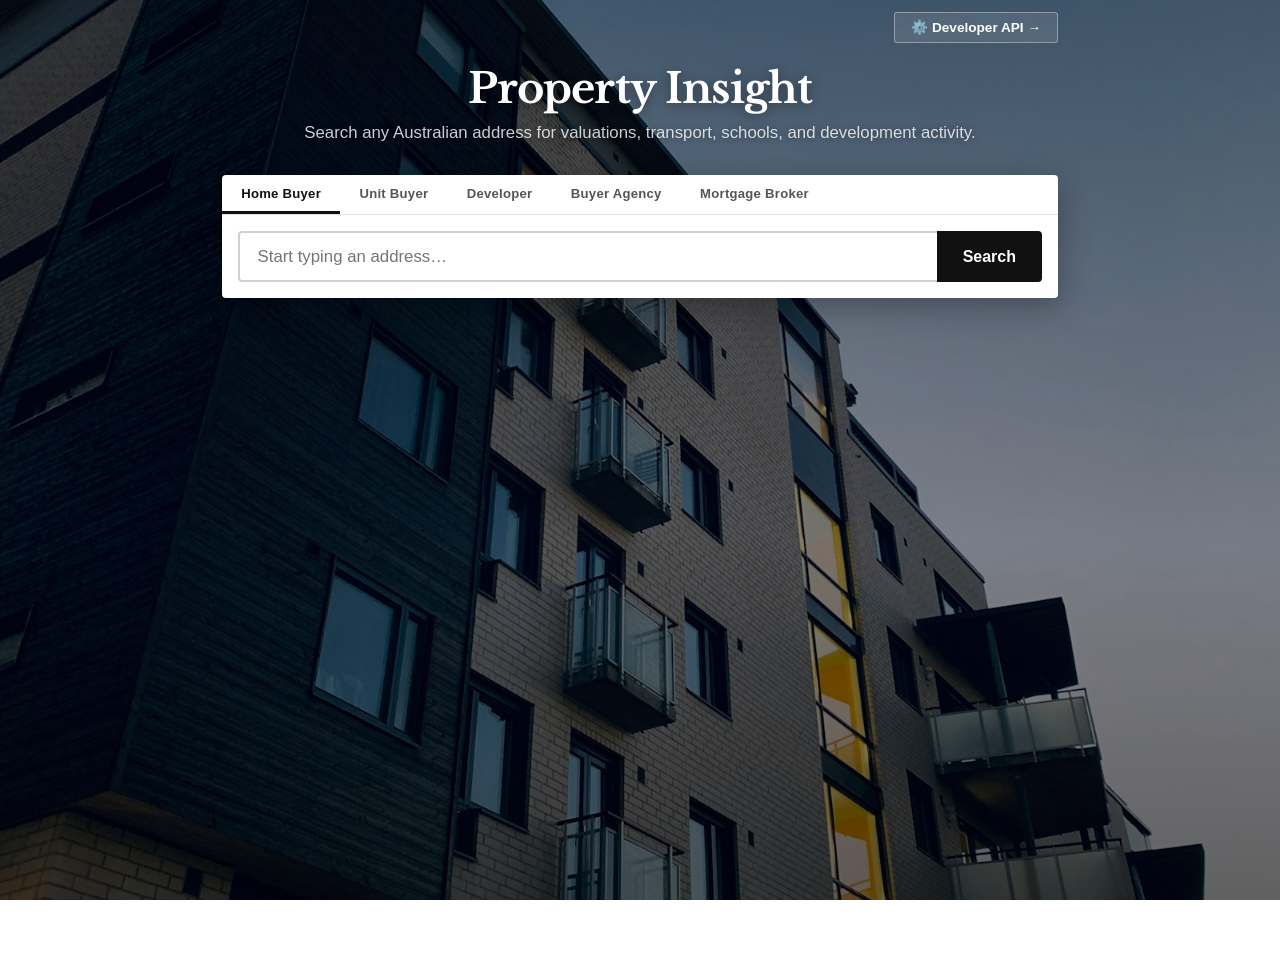
<file: templates/index.html>
<!DOCTYPE html>
<html lang="en">
<head>
  <meta charset="UTF-8"/>
  <meta name="viewport" content="width=device-width, initial-scale=1.0"/>
  <title>Property Insight</title>
  <link rel="stylesheet" href="/static/css/style.css"/>
</head>
<body>
  <!-- Hero -->
  <div class="hero hero--full">
    <div class="hero__overlay"></div>
    <div class="hero__inner">

      <div class="hero__topbar">
        <span class="hero__brand"></span>
        <a href="/developers" class="hero__api-link">⚙️ Developer API &rarr;</a>
      </div>

      <div class="hero__center">
        <h1 class="hero__title">Property Insight</h1>
        <p class="hero__sub">Search any Australian address for valuations, transport, schools, and development activity.</p>

        <div class="hero__search-box">
          <!-- User-type tabs -->
          <div class="user-tabs">
            <button class="user-tab active" data-user="home-buyer">Home Buyer</button>
            <button class="user-tab" data-user="unit-buyer">Unit Buyer</button>
            <button class="user-tab" data-user="developer">Developer</button>
            <button class="user-tab" data-user="buyer-agency">Buyer Agency</button>
            <button class="user-tab" data-user="mortgage-broker">Mortgage Broker</button>
          </div>
          <!-- Search -->
          <div class="hero__search-wrap">
            <div class="hero__input-row">
              <input id="searchInput" type="text" placeholder="Start typing an address…" autocomplete="off"/>
              <button id="searchBtn" class="hero__search-btn">Search</button>
            </div>
            <ul id="suggestionList" class="suggestions" hidden></ul>
          </div>
        </div>
      </div>

    </div>
  </div>

  <main class="main-content">
    <section id="results" hidden>
      <div id="addressHeader" class="address-header"></div>

      <div class="tabs">
        <button class="tab-btn" data-tab="property">🏡 Property</button>
        <button class="tab-btn" data-tab="ai">🤖 Market Insights</button>
        <button class="tab-btn" data-tab="salesdata">💰 Sales Data</button>
        <button class="tab-btn" data-tab="transport">🚌 Transport</button>
        <button class="tab-btn" data-tab="schools">🏫 Schools</button>
        <button class="tab-btn" data-tab="shopping">🛍️ Shopping</button>
        <button class="tab-btn" data-tab="gyms">🏋️ Gyms</button>
        <button class="tab-btn" data-tab="nbn">📡 NBN</button>
        <button class="tab-btn" data-tab="da">🏗️ Development</button>
        <button class="tab-btn" data-tab="zoning">🗺️ Zoning</button>
        <button class="tab-btn" data-tab="title">📄 Title Search</button>
        <button class="tab-btn" data-tab="strata">🏢 Strata</button>
        <button class="tab-btn" data-tab="bushfire">🔥 Bushfire</button>
        <button class="tab-btn" data-tab="flood">🌊 Flood</button>
        <button class="tab-btn" data-tab="water">💧 Sydney Water</button>
        <button class="tab-btn" data-tab="pool">🏊 Pool</button>
        <button class="tab-btn" data-tab="bond">🏠 Rental Bond</button>
        <button class="tab-btn" data-tab="rent">🔑 Rent</button>
        <button class="tab-btn" data-tab="catchment">🎓 School Catchment</button>
        <button class="tab-btn" data-tab="demographic">👥 Demographics</button>
      </div>

      <div id="property" class="tab-panel">
        <div id="propertyContent"><p class="loading">Loading…</p></div>
      </div>

      <div id="ai" class="tab-panel">
        <div id="aiContent"><p class="loading">Loading…</p></div>
      </div>

      <div id="salesdata" class="tab-panel">
        <div class="radius-row">
          <label>From: <input type="date" id="salesDateFrom" style="padding:.35rem .5rem;font-size:.9rem;border:1px solid #cbd5e0;border-radius:6px;margin-left:.3rem;"/></label>
          <label style="margin-left:.75rem">To: <input type="date" id="salesDateTo" style="padding:.35rem .5rem;font-size:.9rem;border:1px solid #cbd5e0;border-radius:6px;margin-left:.3rem;"/></label>
          <button onclick="loadSalesData()">Refresh</button>
        </div>
        <div id="salesdataContent"><p class="loading">Loading…</p></div>
      </div>

      <div id="transport" class="tab-panel">
        <div class="radius-row">
          <label>Radius: <strong id="transportRadiusLabel">1000</strong> m</label>
          <input id="transportRadius" type="range" min="100" max="5000" step="100" value="1000"/>
          <button onclick="loadTransport()">Refresh</button>
        </div>
        <div class="filter-row">
          <span class="filter-label">Types:</span>
          <label><input type="checkbox" class="transport-type" value="train" checked> Train</label>
          <label><input type="checkbox" class="transport-type" value="metro" checked> Metro</label>
          <label><input type="checkbox" class="transport-type" value="light_rail" checked> Light rail</label>
          <label><input type="checkbox" class="transport-type" value="bus" checked> Bus</label>
          <label><input type="checkbox" class="transport-type" value="coach" checked> Coach</label>
          <label><input type="checkbox" class="transport-type" value="ferry" checked> Ferry</label>
          <label><input type="checkbox" class="transport-type" value="school_bus"> School bus</label>
        </div>
        <div id="transportContent"><p class="loading">Loading…</p></div>
      </div>

      <div id="schools" class="tab-panel">
        <div class="radius-row">
          <label>Radius: <strong id="schoolsRadiusLabel">2000</strong> m</label>
          <input id="schoolsRadius" type="range" min="100" max="10000" step="100" value="2000"/>
          <button onclick="loadSchools()">Refresh</button>
        </div>
        <div class="filter-row">
          <span class="filter-label">Types:</span>
          <label><input type="checkbox" class="school-type" value="Primary" checked> Primary</label>
          <label><input type="checkbox" class="school-type" value="Secondary" checked> Secondary</label>
          <label><input type="checkbox" class="school-type" value="Combined" checked> Combined</label>
        </div>
        <div id="schoolsContent"><p class="loading">Loading…</p></div>
      </div>

      <div id="shopping" class="tab-panel">
        <div class="radius-row">
          <label>Radius: <strong id="shoppingRadiusLabel">2000</strong> m</label>
          <input id="shoppingRadius" type="range" min="100" max="10000" step="100" value="2000"/>
          <button onclick="loadShopping()">Refresh</button>
        </div>
        <div class="filter-row">
          <span class="filter-label">Types:</span>
          <label><input type="checkbox" class="shopping-type" value="shopping_centre" checked> Shopping centre</label>
          <label><input type="checkbox" class="shopping-type" value="supermarket" checked> Supermarket</label>
          <label><input type="checkbox" class="shopping-type" value="department_store" checked> Department store</label>
        </div>
        <div id="shoppingContent"><p class="loading">Loading…</p></div>
      </div>

      <div id="gyms" class="tab-panel">
        <div class="radius-row">
          <label>Radius: <strong id="gymsRadiusLabel">2000</strong> m</label>
          <input id="gymsRadius" type="range" min="100" max="10000" step="100" value="2000"/>
          <button onclick="loadGyms()">Refresh</button>
        </div>
        <div class="filter-row">
          <span class="filter-label">Types:</span>
          <label><input type="checkbox" class="gym-type" value="gym" checked> Gym</label>
          <label><input type="checkbox" class="gym-type" value="sports_centre" checked> Sports centre</label>
        </div>
        <div id="gymsContent"><p class="loading">Loading…</p></div>
      </div>

      <div id="nbn" class="tab-panel">
        <div id="nbnContent"><p class="loading">Loading…</p></div>
      </div>

      <div id="title" class="tab-panel">
        <div id="titleContent"><p class="loading">Loading…</p></div>
      </div>

      <div id="bushfire" class="tab-panel">
        <div id="bushfireContent"><p class="loading">Loading…</p></div>
      </div>

      <div id="flood" class="tab-panel">
        <div id="floodContent"><p class="loading">Loading…</p></div>
      </div>

      <div id="pool" class="tab-panel">
        <div id="poolContent"><p class="loading">Loading…</p></div>
      </div>

      <div id="rent" class="tab-panel">
        <div id="rentContent"><p class="loading">Loading…</p></div>
      </div>

      <div id="bond" class="tab-panel">
        <div id="bondContent"><p class="loading">Loading…</p></div>
      </div>

      <div id="da" class="tab-panel">
        <div id="daContent"><p class="loading">Loading…</p></div>
      </div>

      <div id="zoning" class="tab-panel">
        <div id="zoningContent"><p class="loading">Loading…</p></div>
      </div>

      <div id="strata" class="tab-panel">
        <div id="strataContent"><p class="loading">Loading…</p></div>
      </div>

      <div id="water" class="tab-panel">
        <div id="waterContent"><p class="loading">Loading…</p></div>
      </div>

      <div id="catchment" class="tab-panel">
        <div id="catchmentContent"><p class="loading">Loading…</p></div>
      </div>

      <div id="demographic" class="tab-panel">
        <div id="demographicContent"><p class="loading">Loading…</p></div>
      </div>
    </section>
  </main>

  <script src="/static/js/app.js"></script>
</body>
</html>
</file>
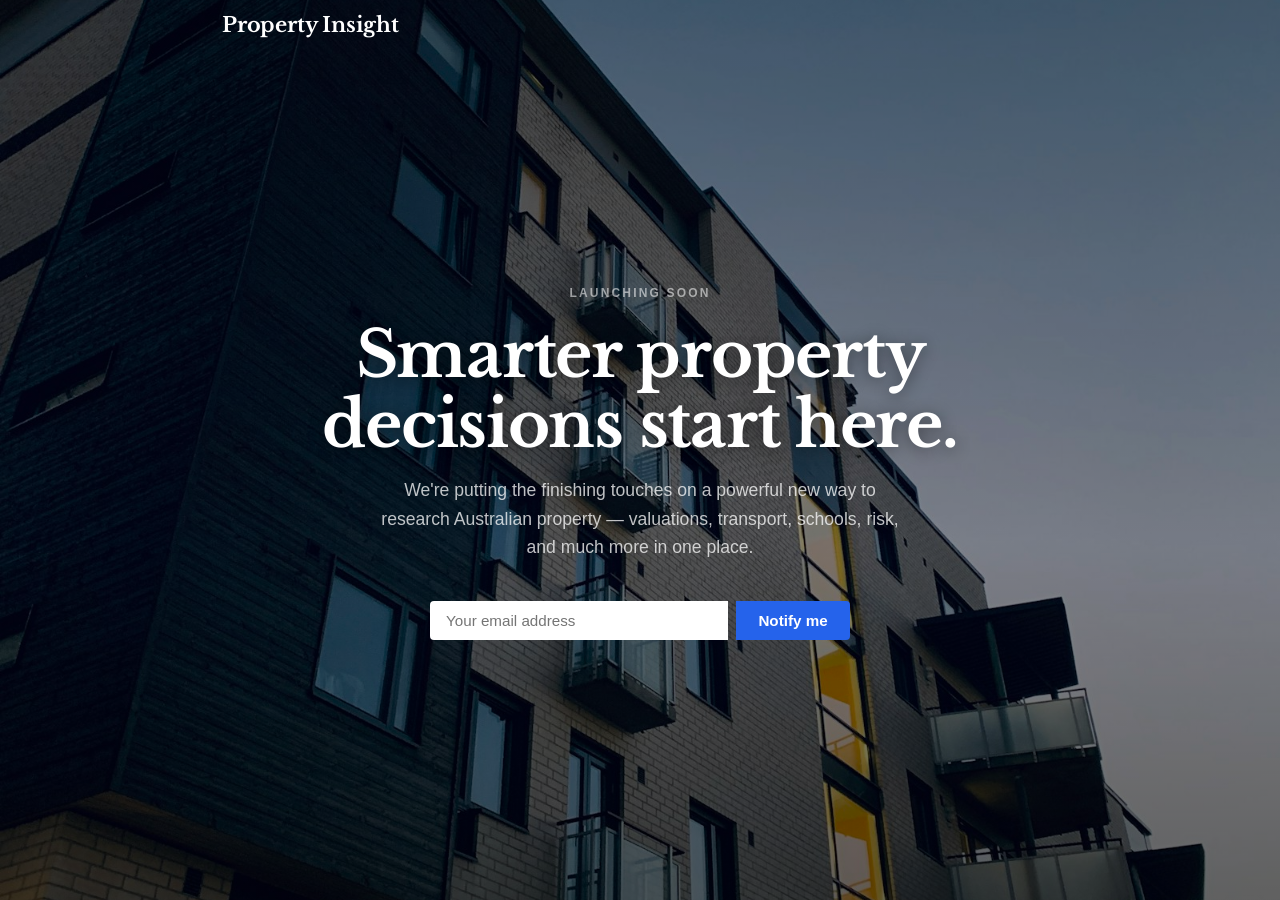
<file: templates/coming-soon.html>
<!DOCTYPE html>
<html lang="en">
<head>
  <meta charset="UTF-8"/>
  <meta name="viewport" content="width=device-width, initial-scale=1.0"/>
  <title>Property Insight — Coming Soon</title>
  <link rel="stylesheet" href="/static/css/style.css"/>
  <style>
    .coming-soon__wrap {
      flex: 1;
      display: flex;
      flex-direction: column;
      align-items: center;
      justify-content: center;
      text-align: center;
      padding: 2rem;
    }
    .coming-soon__eyebrow {
      font-size: .75rem;
      font-weight: 700;
      letter-spacing: .18em;
      text-transform: uppercase;
      color: rgba(255,255,255,.55);
      margin-bottom: 1.25rem;
    }
    .coming-soon__title {
      font-family: "Libre Baskerville", Georgia, "Times New Roman", serif;
      font-size: clamp(2.4rem, 6vw, 4rem);
      font-weight: 700;
      color: #fff;
      letter-spacing: -.02em;
      text-shadow: 0 2px 16px rgba(0,0,0,.45);
      margin-bottom: 1rem;
      line-height: 1.1;
    }
    .coming-soon__sub {
      color: rgba(255,255,255,.75);
      font-size: 1.1rem;
      max-width: 520px;
      line-height: 1.6;
      margin-bottom: 2.5rem;
    }
    .coming-soon__notify {
      display: flex;
      gap: .5rem;
      max-width: 420px;
      width: 100%;
    }
    .coming-soon__notify input {
      flex: 1;
      padding: .7rem 1rem;
      font-size: .95rem;
      border: none;
      border-radius: 4px 0 0 4px;
      outline: none;
    }
    .coming-soon__notify button {
      padding: .7rem 1.4rem;
      font-size: .95rem;
      font-weight: 600;
      background: #2563eb;
      color: #fff;
      border: none;
      border-radius: 0 4px 4px 0;
      cursor: pointer;
      transition: background .15s;
    }
    .coming-soon__notify button:hover { background: #1d4ed8; }
    .coming-soon__thanks {
      display: none;
      color: rgba(255,255,255,.85);
      font-size: .95rem;
      margin-top: .75rem;
    }
  </style>
</head>
<body>
  <div class="hero hero--full">
    <div class="hero__overlay"></div>
    <div class="hero__inner">

      <div class="hero__topbar">
        <span class="hero__brand">Property Insight</span>
      </div>

      <div class="coming-soon__wrap">
        <p class="coming-soon__eyebrow">Launching soon</p>
        <h1 class="coming-soon__title">Smarter property<br>decisions start here.</h1>
        <p class="coming-soon__sub">
          We're putting the finishing touches on a powerful new way to research Australian
          property — valuations, transport, schools, risk, and much more in one place.
        </p>
        <div class="coming-soon__notify">
          <input type="email" id="notifyEmail" placeholder="Your email address"/>
          <button onclick="submitNotify()">Notify me</button>
        </div>
        <p class="coming-soon__thanks" id="notifyThanks">Thanks — we'll be in touch!</p>
      </div>

    </div>
  </div>

  <script>
    function submitNotify() {
      const email = document.getElementById('notifyEmail').value.trim();
      if (!email || !email.includes('@')) return;
      document.querySelector('.coming-soon__notify').style.display = 'none';
      document.getElementById('notifyThanks').style.display = 'block';
    }
  </script>
</body>
</html>
</file>
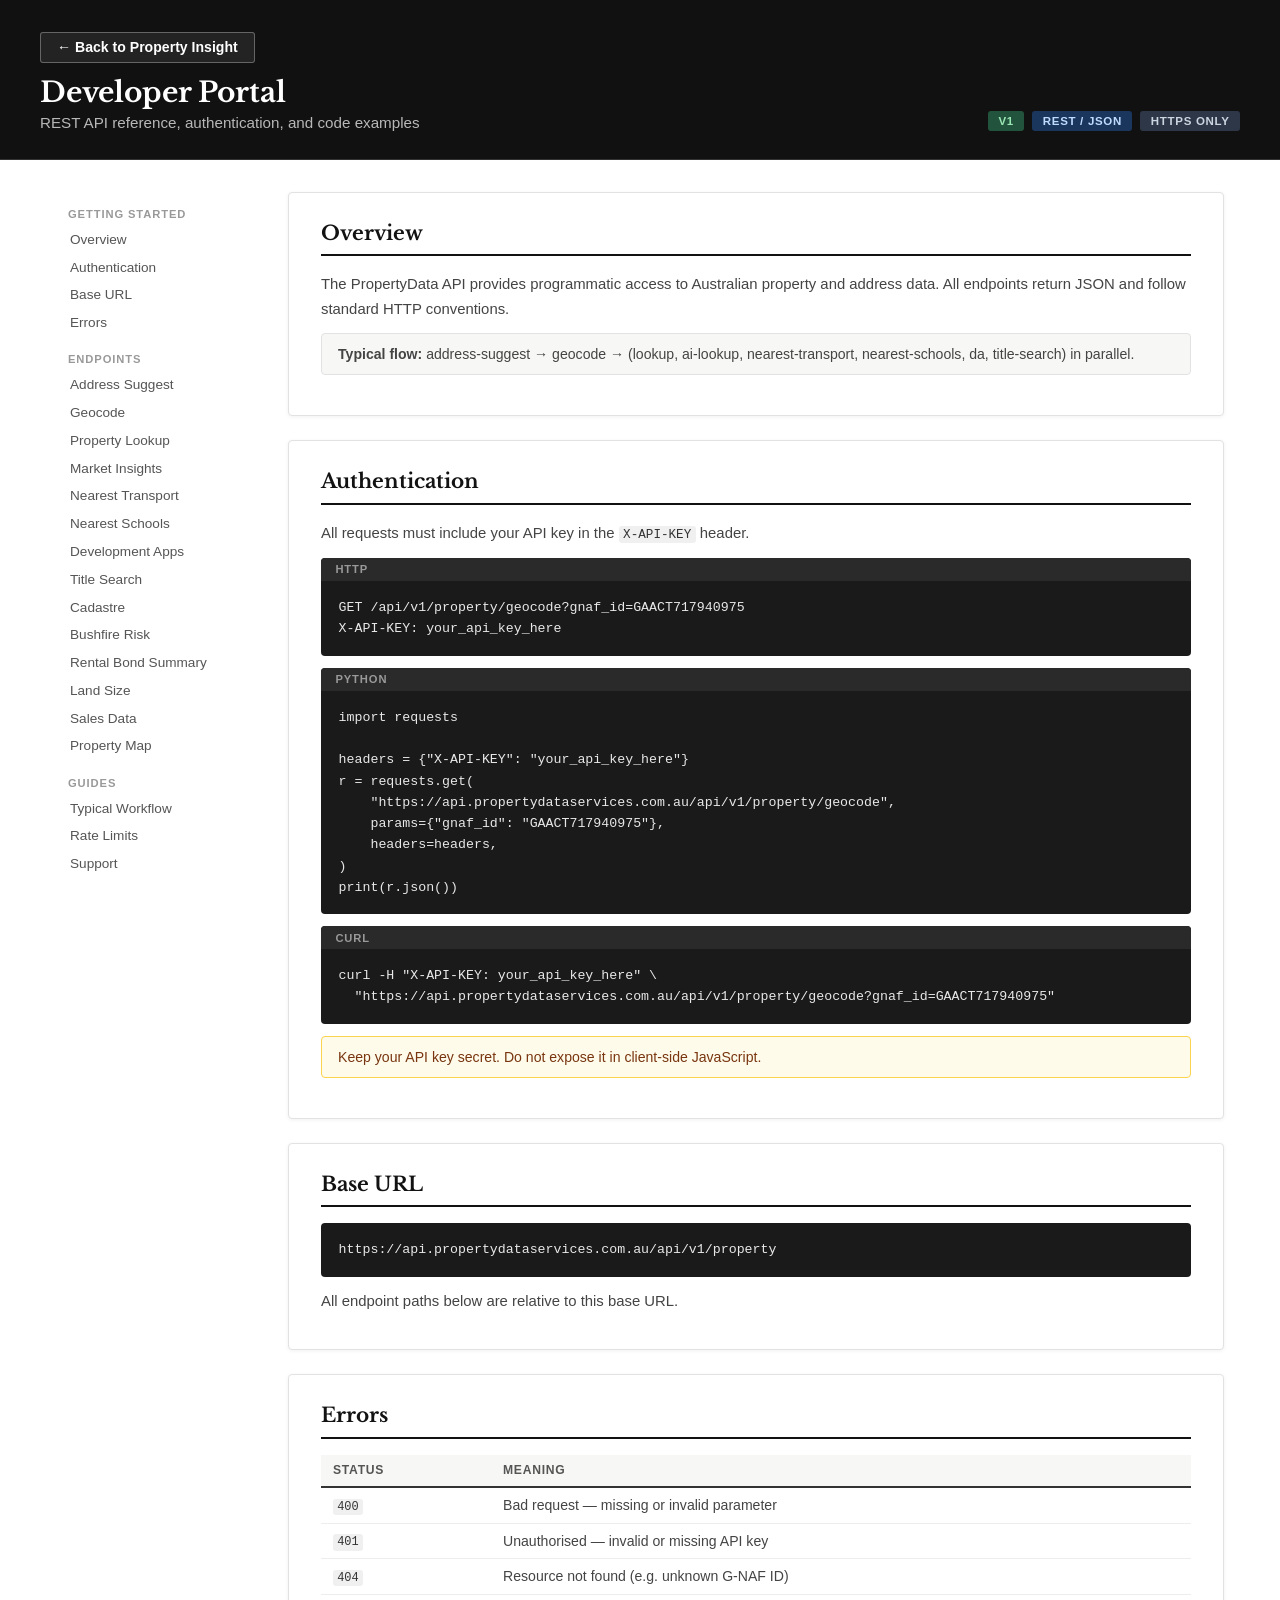
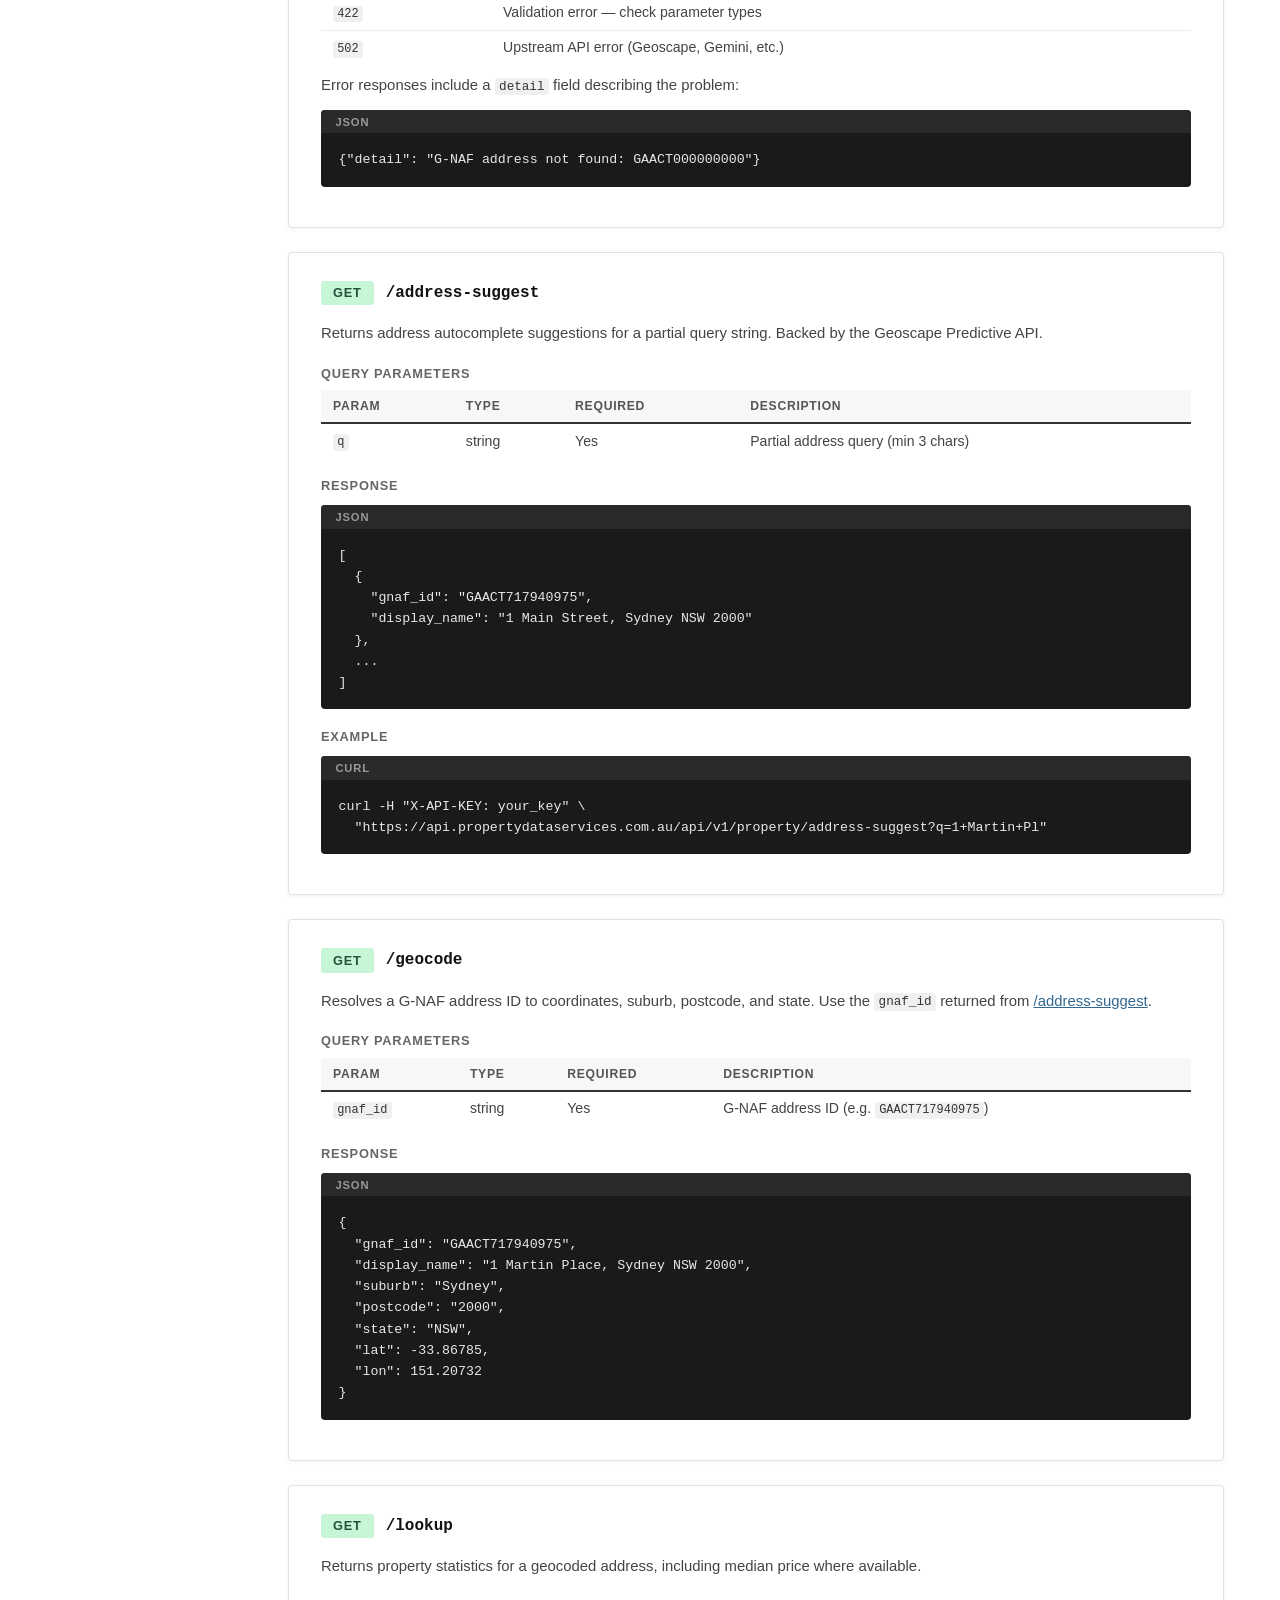
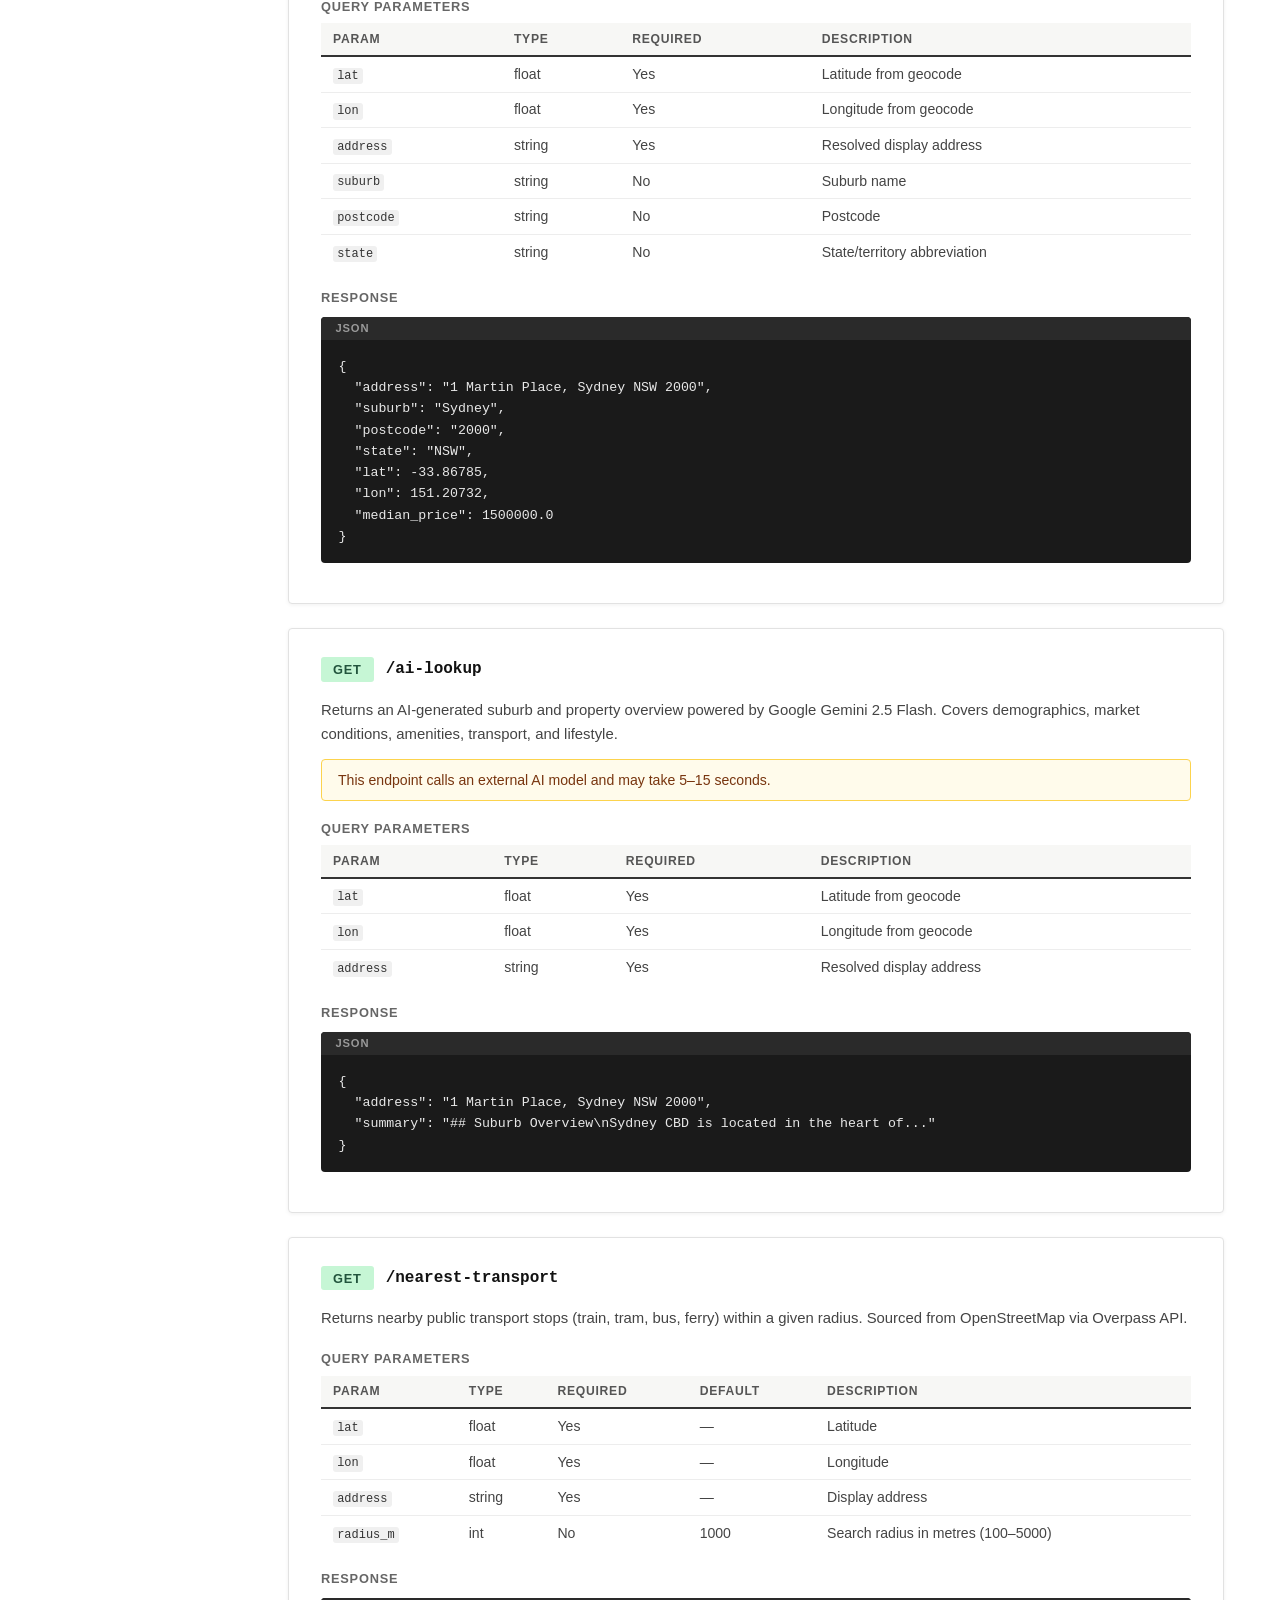
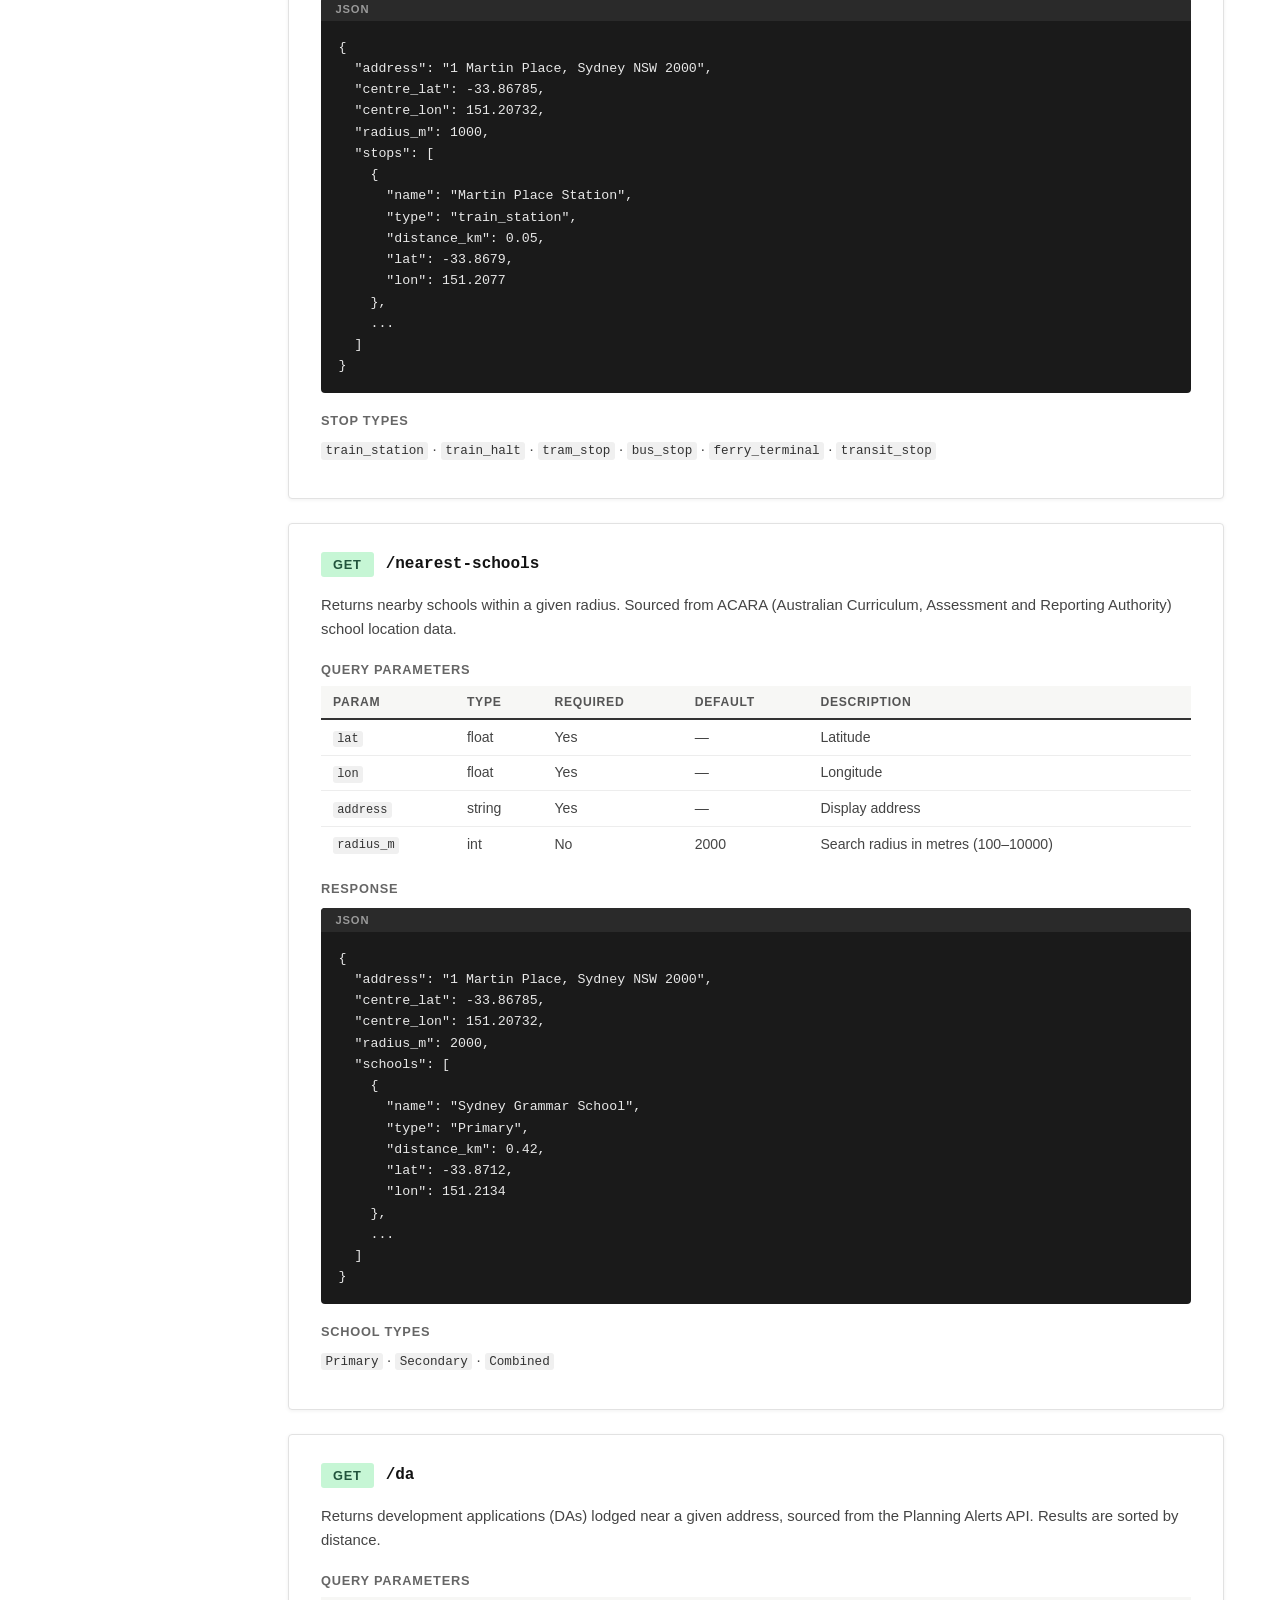
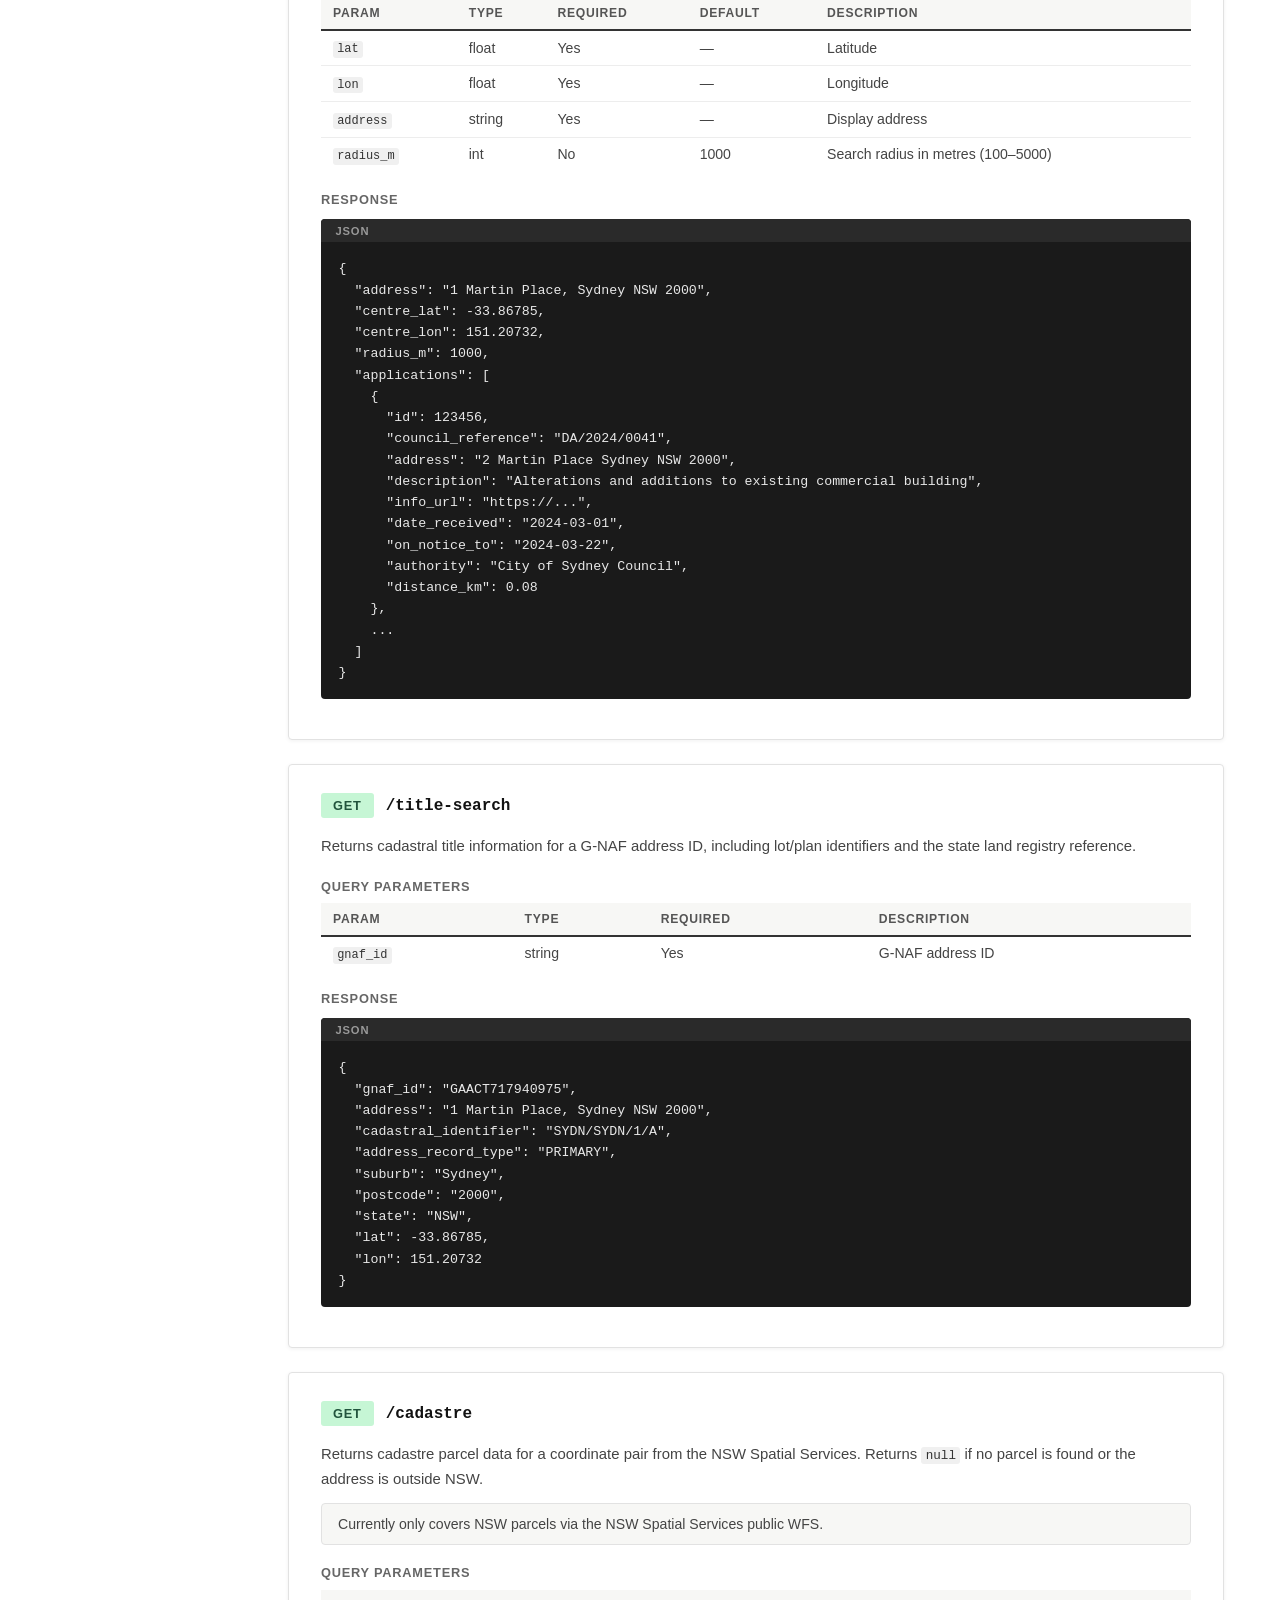
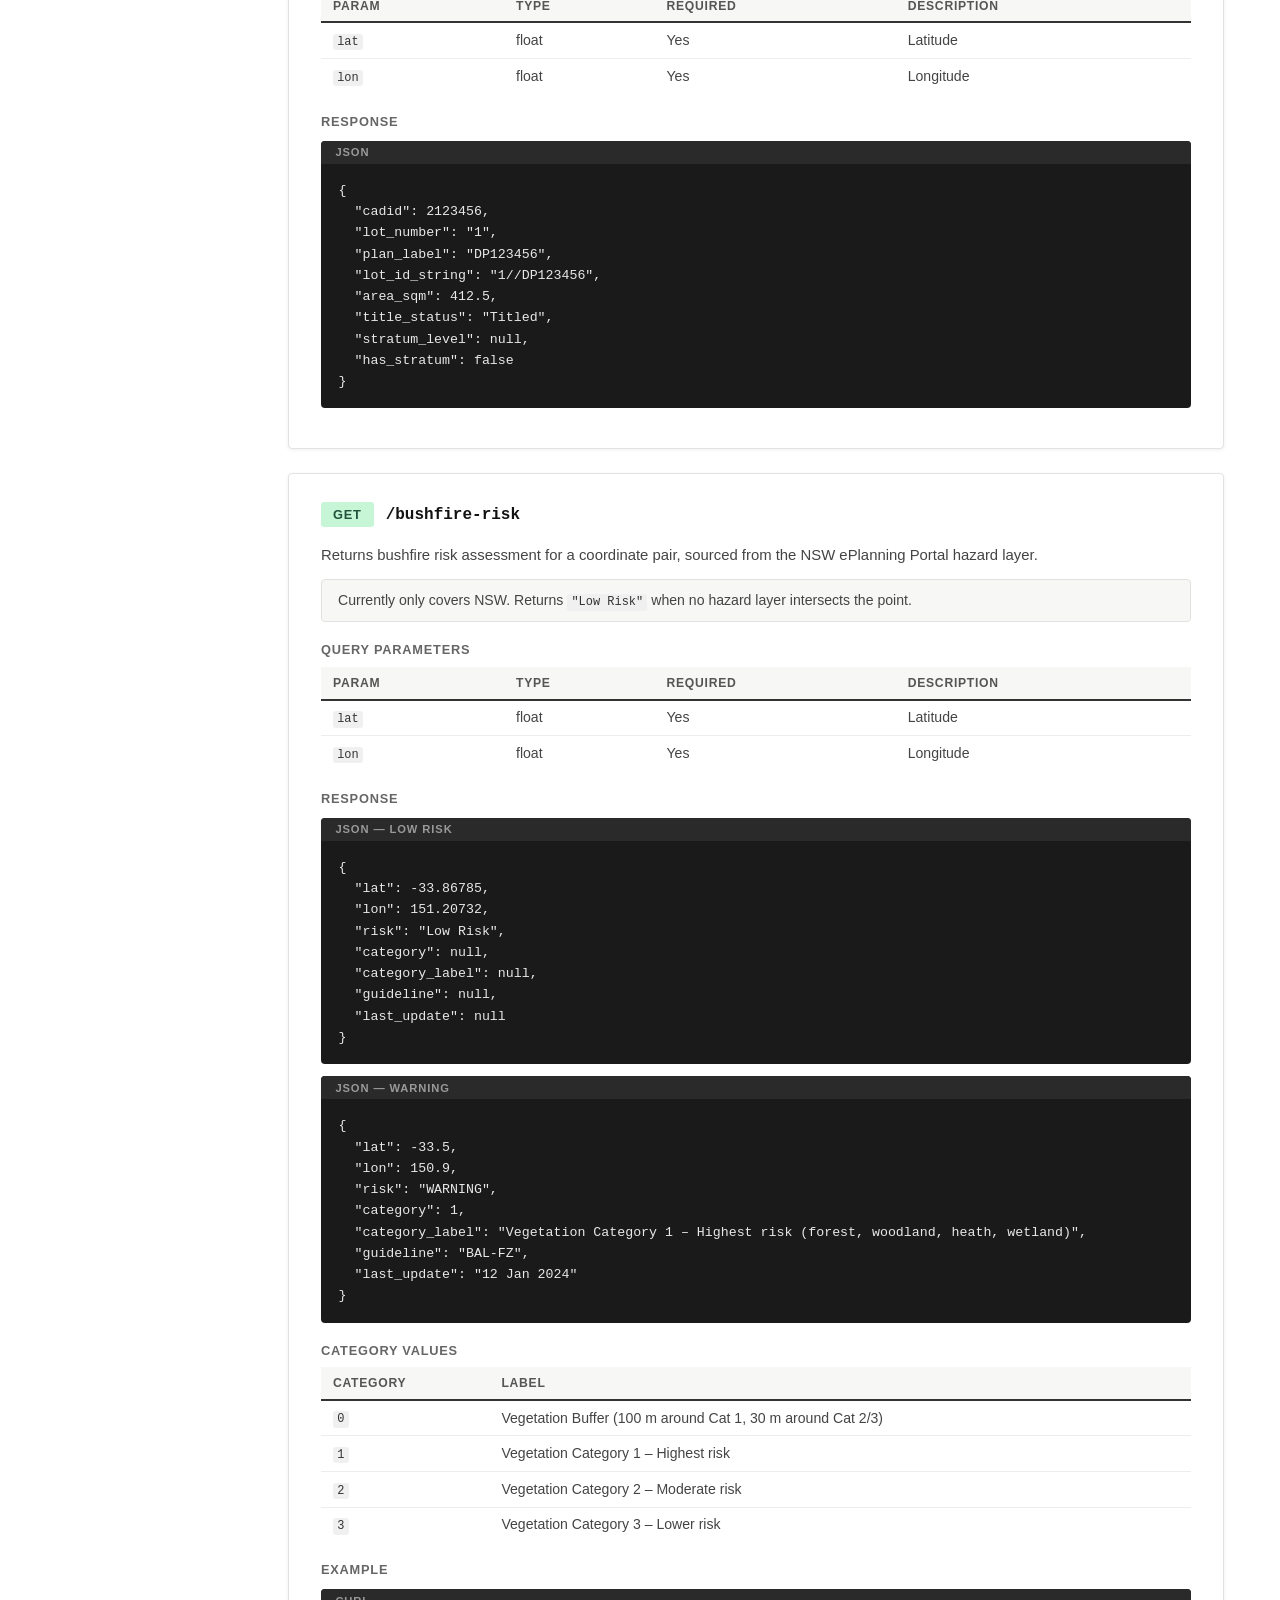
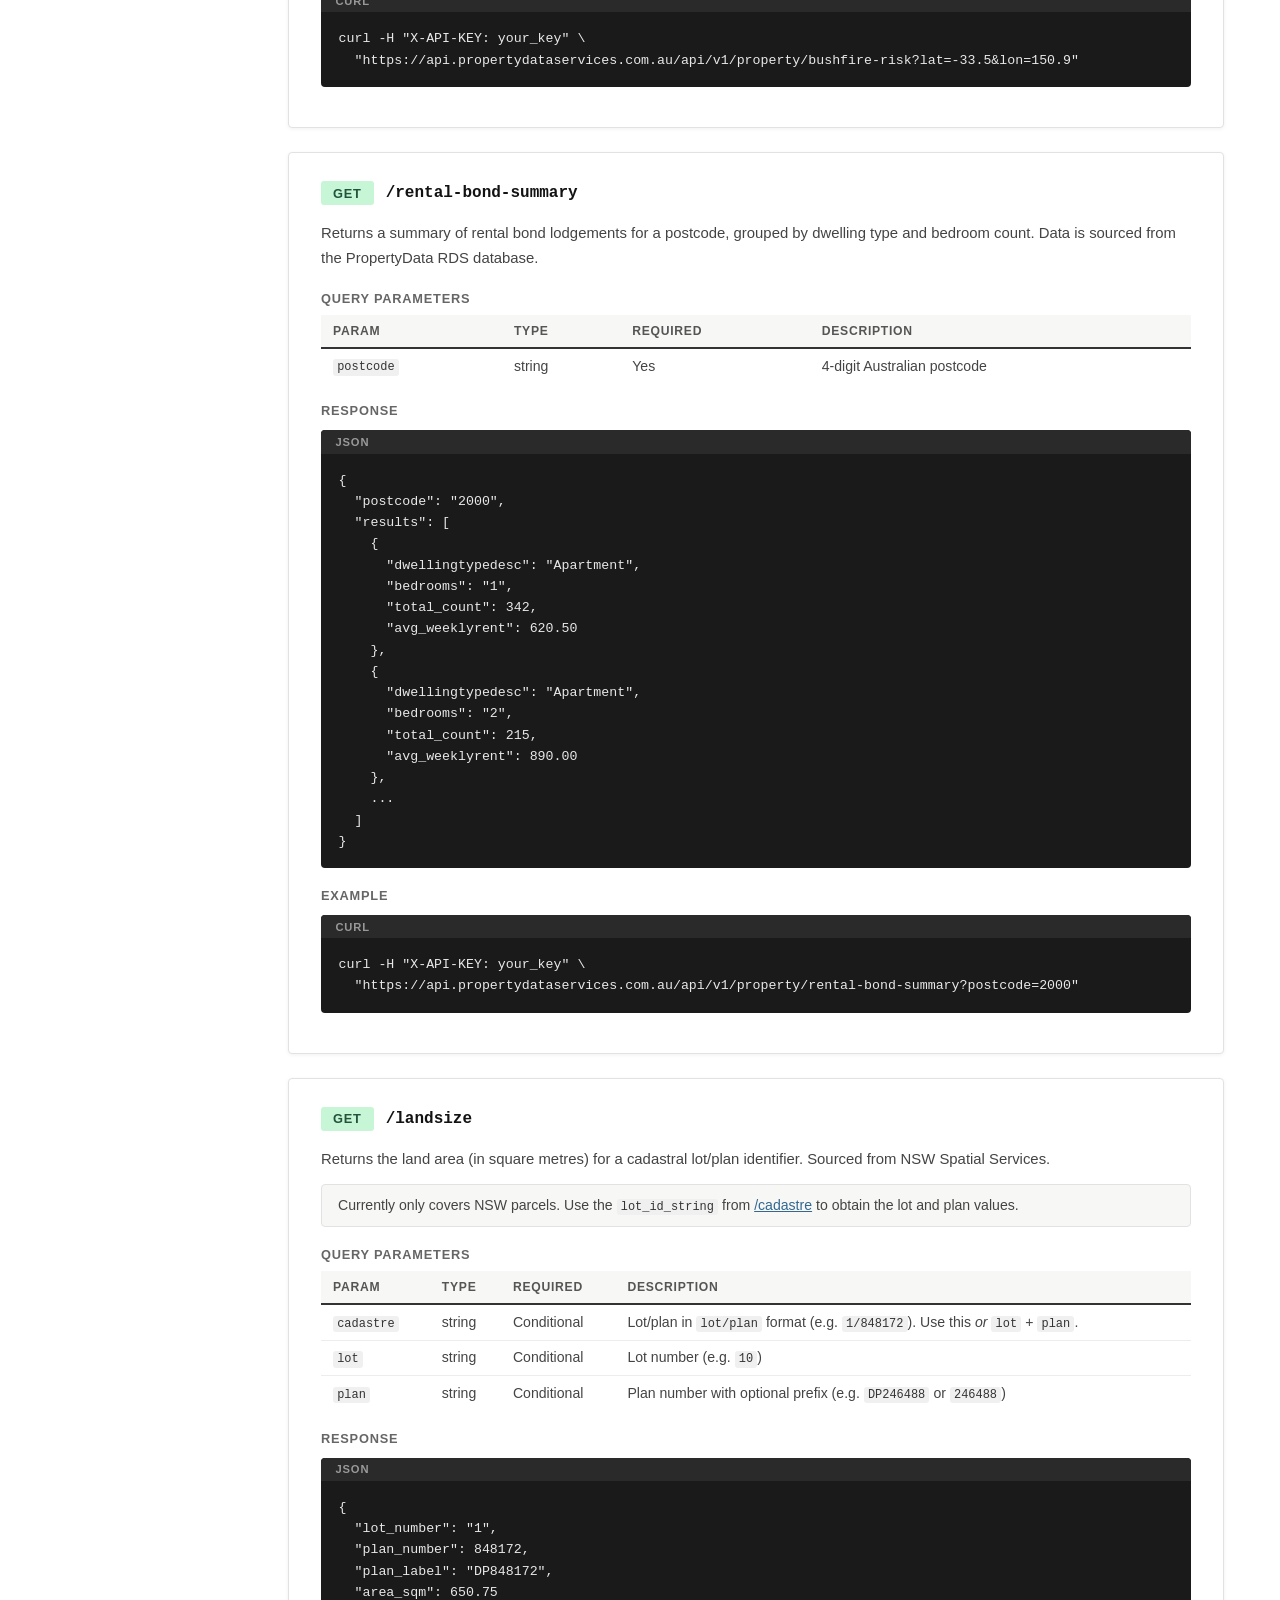
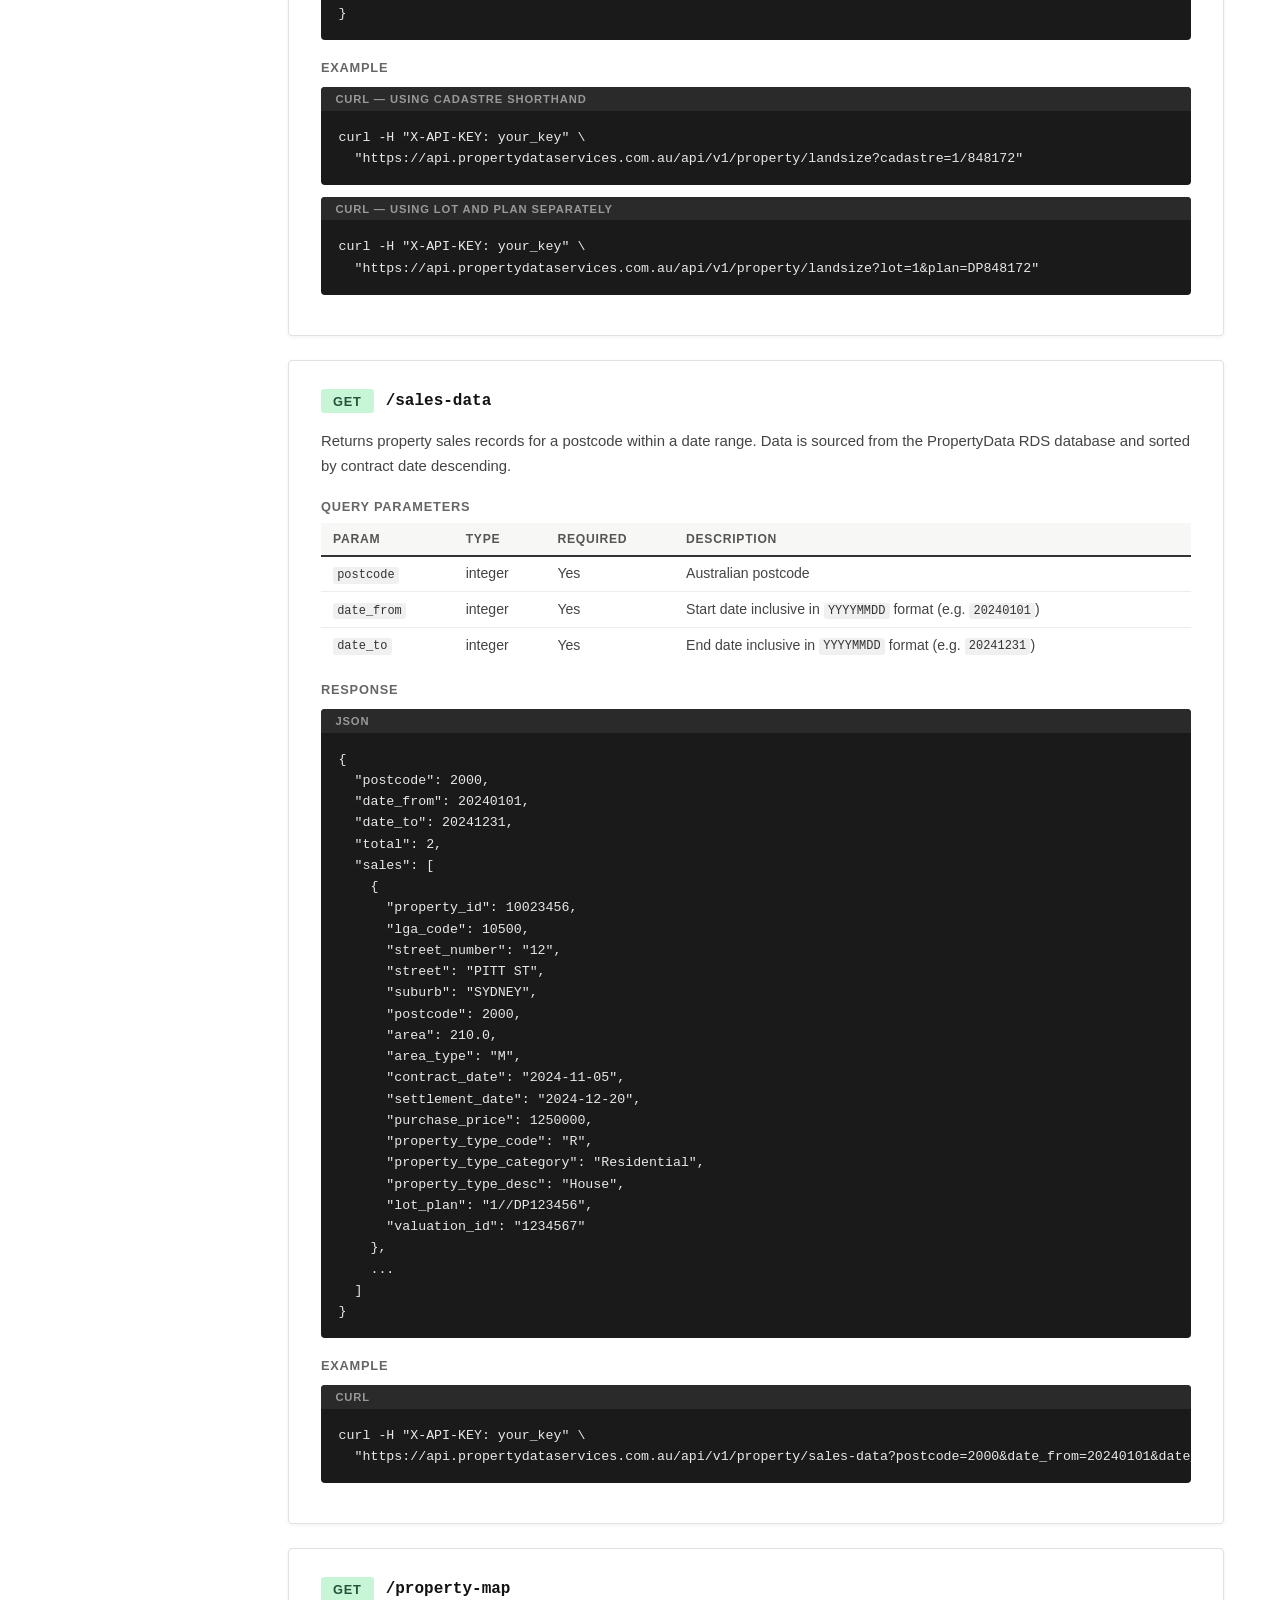
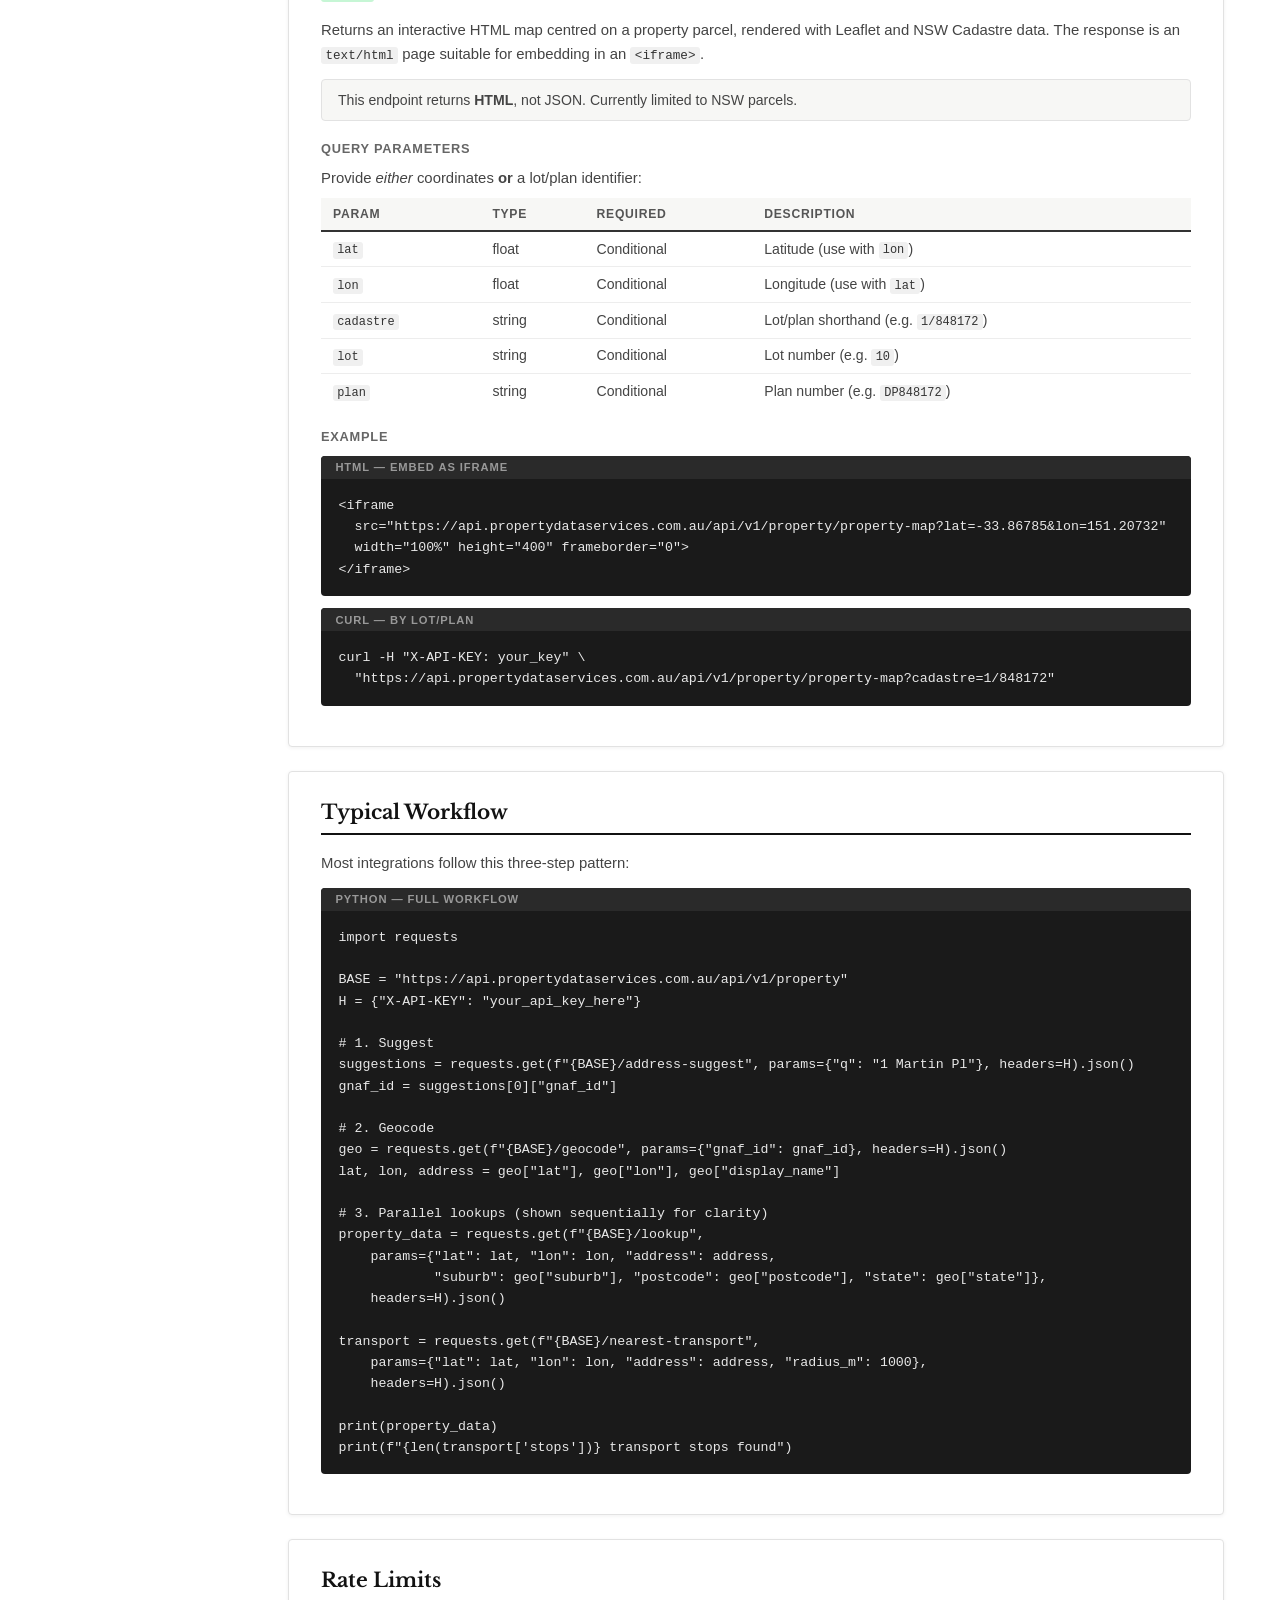
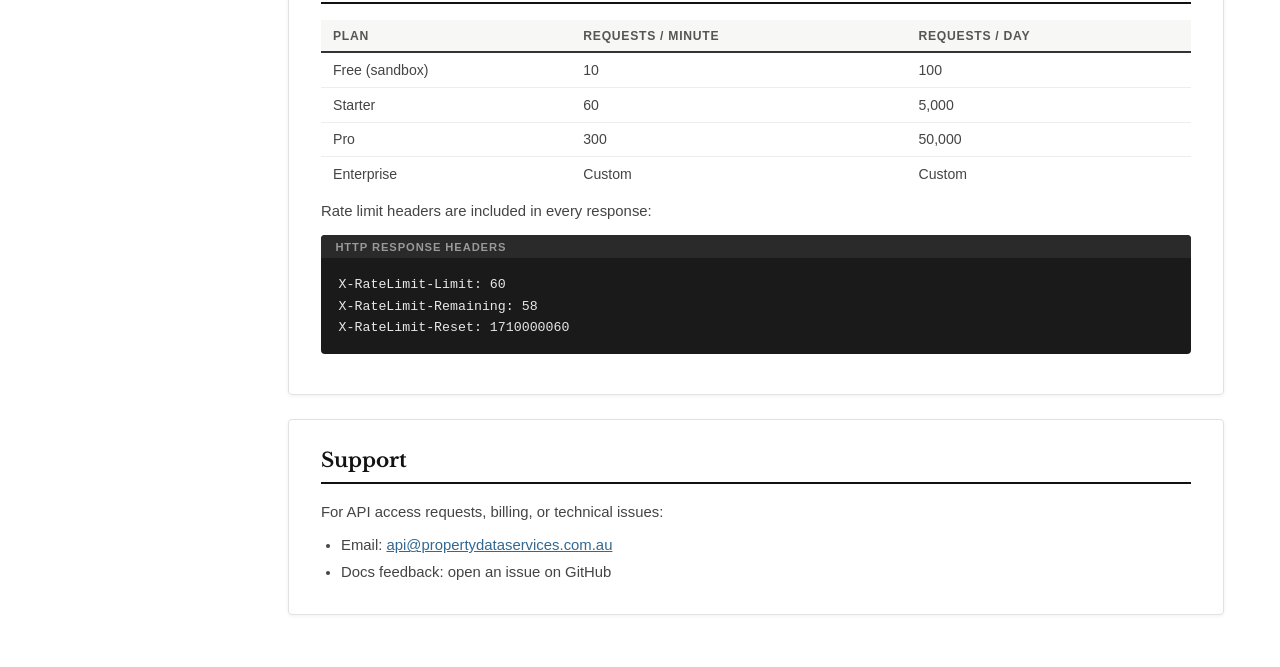
<file: templates/developers.html>
<!DOCTYPE html>
<html lang="en">
<head>
  <meta charset="UTF-8"/>
  <meta name="viewport" content="width=device-width, initial-scale=1.0"/>
  <title>Developer Portal — PropertyData Australia</title>
  <link rel="stylesheet" href="/static/css/style.css"/>
  <link rel="stylesheet" href="/static/css/developers.css"/>
</head>
<body>
  <header class="dev-header">
    <div class="dev-header__inner">
      <div>
        <a href="/" class="dev-header__home">&larr; Back to Property Insight</a>
        <h1 class="dev-header__title">Developer Portal</h1>
        <p class="dev-header__sub">REST API reference, authentication, and code examples</p>
      </div>
      <div class="dev-header__badges">
        <span class="badge badge--green">v1</span>
        <span class="badge badge--blue">REST / JSON</span>
        <span class="badge badge--grey">HTTPS only</span>
      </div>
    </div>
  </header>

  <div class="dev-layout">

    <!-- Left nav -->
    <nav class="dev-nav">
      <ul>
        <li class="dev-nav__section">Getting Started</li>
        <li><a href="#overview">Overview</a></li>
        <li><a href="#authentication">Authentication</a></li>
        <li><a href="#base-url">Base URL</a></li>
        <li><a href="#errors">Errors</a></li>
        <li class="dev-nav__section">Endpoints</li>
        <li><a href="#address-suggest">Address Suggest</a></li>
        <li><a href="#geocode">Geocode</a></li>
        <li><a href="#lookup">Property Lookup</a></li>
        <li><a href="#ai-lookup">Market Insights</a></li>
        <li><a href="#nearest-transport">Nearest Transport</a></li>
        <li><a href="#nearest-schools">Nearest Schools</a></li>
        <li><a href="#da">Development Apps</a></li>
        <li><a href="#title-search">Title Search</a></li>
        <li><a href="#cadastre">Cadastre</a></li>
        <li><a href="#bushfire-risk">Bushfire Risk</a></li>
        <li><a href="#rental-bond-summary">Rental Bond Summary</a></li>
        <li><a href="#landsize">Land Size</a></li>
        <li><a href="#sales-data">Sales Data</a></li>
        <li><a href="#property-map">Property Map</a></li>
        <li class="dev-nav__section">Guides</li>
        <li><a href="#workflow">Typical Workflow</a></li>
        <li><a href="#rate-limits">Rate Limits</a></li>
        <li><a href="#support">Support</a></li>
      </ul>
    </nav>

    <!-- Main docs content -->
    <main class="dev-content">

      <!-- Overview -->
      <section id="overview" class="doc-section">
        <h2>Overview</h2>
        <p>The PropertyData API provides programmatic access to Australian property and address data. All endpoints return JSON and follow standard HTTP conventions.</p>
        <div class="info-box">
          <strong>Typical flow:</strong> address-suggest → geocode → (lookup, ai-lookup, nearest-transport, nearest-schools, da, title-search) in parallel.
        </div>
      </section>

      <!-- Auth -->
      <section id="authentication" class="doc-section">
        <h2>Authentication</h2>
        <p>All requests must include your API key in the <code>X-API-KEY</code> header.</p>
        <div class="code-block">
          <div class="code-block__label">HTTP</div>
          <pre>GET /api/v1/property/geocode?gnaf_id=GAACT717940975
X-API-KEY: your_api_key_here</pre>
        </div>
        <div class="code-block">
          <div class="code-block__label">Python</div>
          <pre>import requests

headers = {"X-API-KEY": "your_api_key_here"}
r = requests.get(
    "https://api.propertydataservices.com.au/api/v1/property/geocode",
    params={"gnaf_id": "GAACT717940975"},
    headers=headers,
)
print(r.json())</pre>
        </div>
        <div class="code-block">
          <div class="code-block__label">cURL</div>
          <pre>curl -H "X-API-KEY: your_api_key_here" \
  "https://api.propertydataservices.com.au/api/v1/property/geocode?gnaf_id=GAACT717940975"</pre>
        </div>
        <div class="info-box info-box--warning">
          Keep your API key secret. Do not expose it in client-side JavaScript.
        </div>
      </section>

      <!-- Base URL -->
      <section id="base-url" class="doc-section">
        <h2>Base URL</h2>
        <div class="code-block">
          <pre>https://api.propertydataservices.com.au/api/v1/property</pre>
        </div>
        <p>All endpoint paths below are relative to this base URL.</p>
      </section>

      <!-- Errors -->
      <section id="errors" class="doc-section">
        <h2>Errors</h2>
        <table class="doc-table">
          <thead><tr><th>Status</th><th>Meaning</th></tr></thead>
          <tbody>
            <tr><td><code>400</code></td><td>Bad request — missing or invalid parameter</td></tr>
            <tr><td><code>401</code></td><td>Unauthorised — invalid or missing API key</td></tr>
            <tr><td><code>404</code></td><td>Resource not found (e.g. unknown G-NAF ID)</td></tr>
            <tr><td><code>422</code></td><td>Validation error — check parameter types</td></tr>
            <tr><td><code>502</code></td><td>Upstream API error (Geoscape, Gemini, etc.)</td></tr>
          </tbody>
        </table>
        <p>Error responses include a <code>detail</code> field describing the problem:</p>
        <div class="code-block">
          <div class="code-block__label">JSON</div>
          <pre>{"detail": "G-NAF address not found: GAACT000000000"}</pre>
        </div>
      </section>

      <!-- ── ENDPOINTS ── -->

      <!-- address-suggest -->
      <section id="address-suggest" class="doc-section">
        <div class="endpoint-header">
          <span class="method method--get">GET</span>
          <span class="endpoint-path">/address-suggest</span>
        </div>
        <p>Returns address autocomplete suggestions for a partial query string. Backed by the Geoscape Predictive API.</p>
        <h3>Query Parameters</h3>
        <table class="doc-table">
          <thead><tr><th>Param</th><th>Type</th><th>Required</th><th>Description</th></tr></thead>
          <tbody>
            <tr><td><code>q</code></td><td>string</td><td>Yes</td><td>Partial address query (min 3 chars)</td></tr>
          </tbody>
        </table>
        <h3>Response</h3>
        <div class="code-block">
          <div class="code-block__label">JSON</div>
          <pre>[
  {
    "gnaf_id": "GAACT717940975",
    "display_name": "1 Main Street, Sydney NSW 2000"
  },
  ...
]</pre>
        </div>
        <h3>Example</h3>
        <div class="code-block">
          <div class="code-block__label">cURL</div>
          <pre>curl -H "X-API-KEY: your_key" \
  "https://api.propertydataservices.com.au/api/v1/property/address-suggest?q=1+Martin+Pl"</pre>
        </div>
      </section>

      <!-- geocode -->
      <section id="geocode" class="doc-section">
        <div class="endpoint-header">
          <span class="method method--get">GET</span>
          <span class="endpoint-path">/geocode</span>
        </div>
        <p>Resolves a G-NAF address ID to coordinates, suburb, postcode, and state. Use the <code>gnaf_id</code> returned from <a href="#address-suggest">/address-suggest</a>.</p>
        <h3>Query Parameters</h3>
        <table class="doc-table">
          <thead><tr><th>Param</th><th>Type</th><th>Required</th><th>Description</th></tr></thead>
          <tbody>
            <tr><td><code>gnaf_id</code></td><td>string</td><td>Yes</td><td>G-NAF address ID (e.g. <code>GAACT717940975</code>)</td></tr>
          </tbody>
        </table>
        <h3>Response</h3>
        <div class="code-block">
          <div class="code-block__label">JSON</div>
          <pre>{
  "gnaf_id": "GAACT717940975",
  "display_name": "1 Martin Place, Sydney NSW 2000",
  "suburb": "Sydney",
  "postcode": "2000",
  "state": "NSW",
  "lat": -33.86785,
  "lon": 151.20732
}</pre>
        </div>
      </section>

      <!-- lookup -->
      <section id="lookup" class="doc-section">
        <div class="endpoint-header">
          <span class="method method--get">GET</span>
          <span class="endpoint-path">/lookup</span>
        </div>
        <p>Returns property statistics for a geocoded address, including median price where available.</p>
        <h3>Query Parameters</h3>
        <table class="doc-table">
          <thead><tr><th>Param</th><th>Type</th><th>Required</th><th>Description</th></tr></thead>
          <tbody>
            <tr><td><code>lat</code></td><td>float</td><td>Yes</td><td>Latitude from geocode</td></tr>
            <tr><td><code>lon</code></td><td>float</td><td>Yes</td><td>Longitude from geocode</td></tr>
            <tr><td><code>address</code></td><td>string</td><td>Yes</td><td>Resolved display address</td></tr>
            <tr><td><code>suburb</code></td><td>string</td><td>No</td><td>Suburb name</td></tr>
            <tr><td><code>postcode</code></td><td>string</td><td>No</td><td>Postcode</td></tr>
            <tr><td><code>state</code></td><td>string</td><td>No</td><td>State/territory abbreviation</td></tr>
          </tbody>
        </table>
        <h3>Response</h3>
        <div class="code-block">
          <div class="code-block__label">JSON</div>
          <pre>{
  "address": "1 Martin Place, Sydney NSW 2000",
  "suburb": "Sydney",
  "postcode": "2000",
  "state": "NSW",
  "lat": -33.86785,
  "lon": 151.20732,
  "median_price": 1500000.0
}</pre>
        </div>
      </section>

      <!-- ai-lookup -->
      <section id="ai-lookup" class="doc-section">
        <div class="endpoint-header">
          <span class="method method--get">GET</span>
          <span class="endpoint-path">/ai-lookup</span>
        </div>
        <p>Returns an AI-generated suburb and property overview powered by Google Gemini 2.5 Flash. Covers demographics, market conditions, amenities, transport, and lifestyle.</p>
        <div class="info-box info-box--warning">This endpoint calls an external AI model and may take 5–15 seconds.</div>
        <h3>Query Parameters</h3>
        <table class="doc-table">
          <thead><tr><th>Param</th><th>Type</th><th>Required</th><th>Description</th></tr></thead>
          <tbody>
            <tr><td><code>lat</code></td><td>float</td><td>Yes</td><td>Latitude from geocode</td></tr>
            <tr><td><code>lon</code></td><td>float</td><td>Yes</td><td>Longitude from geocode</td></tr>
            <tr><td><code>address</code></td><td>string</td><td>Yes</td><td>Resolved display address</td></tr>
          </tbody>
        </table>
        <h3>Response</h3>
        <div class="code-block">
          <div class="code-block__label">JSON</div>
          <pre>{
  "address": "1 Martin Place, Sydney NSW 2000",
  "summary": "## Suburb Overview\nSydney CBD is located in the heart of..."
}</pre>
        </div>
      </section>

      <!-- nearest-transport -->
      <section id="nearest-transport" class="doc-section">
        <div class="endpoint-header">
          <span class="method method--get">GET</span>
          <span class="endpoint-path">/nearest-transport</span>
        </div>
        <p>Returns nearby public transport stops (train, tram, bus, ferry) within a given radius. Sourced from OpenStreetMap via Overpass API.</p>
        <h3>Query Parameters</h3>
        <table class="doc-table">
          <thead><tr><th>Param</th><th>Type</th><th>Required</th><th>Default</th><th>Description</th></tr></thead>
          <tbody>
            <tr><td><code>lat</code></td><td>float</td><td>Yes</td><td>—</td><td>Latitude</td></tr>
            <tr><td><code>lon</code></td><td>float</td><td>Yes</td><td>—</td><td>Longitude</td></tr>
            <tr><td><code>address</code></td><td>string</td><td>Yes</td><td>—</td><td>Display address</td></tr>
            <tr><td><code>radius_m</code></td><td>int</td><td>No</td><td>1000</td><td>Search radius in metres (100–5000)</td></tr>
          </tbody>
        </table>
        <h3>Response</h3>
        <div class="code-block">
          <div class="code-block__label">JSON</div>
          <pre>{
  "address": "1 Martin Place, Sydney NSW 2000",
  "centre_lat": -33.86785,
  "centre_lon": 151.20732,
  "radius_m": 1000,
  "stops": [
    {
      "name": "Martin Place Station",
      "type": "train_station",
      "distance_km": 0.05,
      "lat": -33.8679,
      "lon": 151.2077
    },
    ...
  ]
}</pre>
        </div>
        <h3>Stop types</h3>
        <p><code>train_station</code> · <code>train_halt</code> · <code>tram_stop</code> · <code>bus_stop</code> · <code>ferry_terminal</code> · <code>transit_stop</code></p>
      </section>

      <!-- nearest-schools -->
      <section id="nearest-schools" class="doc-section">
        <div class="endpoint-header">
          <span class="method method--get">GET</span>
          <span class="endpoint-path">/nearest-schools</span>
        </div>
        <p>Returns nearby schools within a given radius. Sourced from ACARA (Australian Curriculum, Assessment and Reporting Authority) school location data.</p>
        <h3>Query Parameters</h3>
        <table class="doc-table">
          <thead><tr><th>Param</th><th>Type</th><th>Required</th><th>Default</th><th>Description</th></tr></thead>
          <tbody>
            <tr><td><code>lat</code></td><td>float</td><td>Yes</td><td>—</td><td>Latitude</td></tr>
            <tr><td><code>lon</code></td><td>float</td><td>Yes</td><td>—</td><td>Longitude</td></tr>
            <tr><td><code>address</code></td><td>string</td><td>Yes</td><td>—</td><td>Display address</td></tr>
            <tr><td><code>radius_m</code></td><td>int</td><td>No</td><td>2000</td><td>Search radius in metres (100–10000)</td></tr>
          </tbody>
        </table>
        <h3>Response</h3>
        <div class="code-block">
          <div class="code-block__label">JSON</div>
          <pre>{
  "address": "1 Martin Place, Sydney NSW 2000",
  "centre_lat": -33.86785,
  "centre_lon": 151.20732,
  "radius_m": 2000,
  "schools": [
    {
      "name": "Sydney Grammar School",
      "type": "Primary",
      "distance_km": 0.42,
      "lat": -33.8712,
      "lon": 151.2134
    },
    ...
  ]
}</pre>
        </div>
        <h3>School types</h3>
        <p><code>Primary</code> · <code>Secondary</code> · <code>Combined</code></p>
      </section>

      <!-- da -->
      <section id="da" class="doc-section">
        <div class="endpoint-header">
          <span class="method method--get">GET</span>
          <span class="endpoint-path">/da</span>
        </div>
        <p>Returns development applications (DAs) lodged near a given address, sourced from the Planning Alerts API. Results are sorted by distance.</p>
        <h3>Query Parameters</h3>
        <table class="doc-table">
          <thead><tr><th>Param</th><th>Type</th><th>Required</th><th>Default</th><th>Description</th></tr></thead>
          <tbody>
            <tr><td><code>lat</code></td><td>float</td><td>Yes</td><td>—</td><td>Latitude</td></tr>
            <tr><td><code>lon</code></td><td>float</td><td>Yes</td><td>—</td><td>Longitude</td></tr>
            <tr><td><code>address</code></td><td>string</td><td>Yes</td><td>—</td><td>Display address</td></tr>
            <tr><td><code>radius_m</code></td><td>int</td><td>No</td><td>1000</td><td>Search radius in metres (100–5000)</td></tr>
          </tbody>
        </table>
        <h3>Response</h3>
        <div class="code-block">
          <div class="code-block__label">JSON</div>
          <pre>{
  "address": "1 Martin Place, Sydney NSW 2000",
  "centre_lat": -33.86785,
  "centre_lon": 151.20732,
  "radius_m": 1000,
  "applications": [
    {
      "id": 123456,
      "council_reference": "DA/2024/0041",
      "address": "2 Martin Place Sydney NSW 2000",
      "description": "Alterations and additions to existing commercial building",
      "info_url": "https://...",
      "date_received": "2024-03-01",
      "on_notice_to": "2024-03-22",
      "authority": "City of Sydney Council",
      "distance_km": 0.08
    },
    ...
  ]
}</pre>
        </div>
      </section>

      <!-- title-search -->
      <section id="title-search" class="doc-section">
        <div class="endpoint-header">
          <span class="method method--get">GET</span>
          <span class="endpoint-path">/title-search</span>
        </div>
        <p>Returns cadastral title information for a G-NAF address ID, including lot/plan identifiers and the state land registry reference.</p>
        <h3>Query Parameters</h3>
        <table class="doc-table">
          <thead><tr><th>Param</th><th>Type</th><th>Required</th><th>Description</th></tr></thead>
          <tbody>
            <tr><td><code>gnaf_id</code></td><td>string</td><td>Yes</td><td>G-NAF address ID</td></tr>
          </tbody>
        </table>
        <h3>Response</h3>
        <div class="code-block">
          <div class="code-block__label">JSON</div>
          <pre>{
  "gnaf_id": "GAACT717940975",
  "address": "1 Martin Place, Sydney NSW 2000",
  "cadastral_identifier": "SYDN/SYDN/1/A",
  "address_record_type": "PRIMARY",
  "suburb": "Sydney",
  "postcode": "2000",
  "state": "NSW",
  "lat": -33.86785,
  "lon": 151.20732
}</pre>
        </div>
      </section>

      <!-- cadastre -->
      <section id="cadastre" class="doc-section">
        <div class="endpoint-header">
          <span class="method method--get">GET</span>
          <span class="endpoint-path">/cadastre</span>
        </div>
        <p>Returns cadastre parcel data for a coordinate pair from the NSW Spatial Services. Returns <code>null</code> if no parcel is found or the address is outside NSW.</p>
        <div class="info-box">Currently only covers NSW parcels via the NSW Spatial Services public WFS.</div>
        <h3>Query Parameters</h3>
        <table class="doc-table">
          <thead><tr><th>Param</th><th>Type</th><th>Required</th><th>Description</th></tr></thead>
          <tbody>
            <tr><td><code>lat</code></td><td>float</td><td>Yes</td><td>Latitude</td></tr>
            <tr><td><code>lon</code></td><td>float</td><td>Yes</td><td>Longitude</td></tr>
          </tbody>
        </table>
        <h3>Response</h3>
        <div class="code-block">
          <div class="code-block__label">JSON</div>
          <pre>{
  "cadid": 2123456,
  "lot_number": "1",
  "plan_label": "DP123456",
  "lot_id_string": "1//DP123456",
  "area_sqm": 412.5,
  "title_status": "Titled",
  "stratum_level": null,
  "has_stratum": false
}</pre>
        </div>
      </section>

      <!-- bushfire-risk -->
      <section id="bushfire-risk" class="doc-section">
        <div class="endpoint-header">
          <span class="method method--get">GET</span>
          <span class="endpoint-path">/bushfire-risk</span>
        </div>
        <p>Returns bushfire risk assessment for a coordinate pair, sourced from the NSW ePlanning Portal hazard layer.</p>
        <div class="info-box">Currently only covers NSW. Returns <code>"Low Risk"</code> when no hazard layer intersects the point.</div>
        <h3>Query Parameters</h3>
        <table class="doc-table">
          <thead><tr><th>Param</th><th>Type</th><th>Required</th><th>Description</th></tr></thead>
          <tbody>
            <tr><td><code>lat</code></td><td>float</td><td>Yes</td><td>Latitude</td></tr>
            <tr><td><code>lon</code></td><td>float</td><td>Yes</td><td>Longitude</td></tr>
          </tbody>
        </table>
        <h3>Response</h3>
        <div class="code-block">
          <div class="code-block__label">JSON — low risk</div>
          <pre>{
  "lat": -33.86785,
  "lon": 151.20732,
  "risk": "Low Risk",
  "category": null,
  "category_label": null,
  "guideline": null,
  "last_update": null
}</pre>
        </div>
        <div class="code-block">
          <div class="code-block__label">JSON — warning</div>
          <pre>{
  "lat": -33.5,
  "lon": 150.9,
  "risk": "WARNING",
  "category": 1,
  "category_label": "Vegetation Category 1 – Highest risk (forest, woodland, heath, wetland)",
  "guideline": "BAL-FZ",
  "last_update": "12 Jan 2024"
}</pre>
        </div>
        <h3>Category values</h3>
        <table class="doc-table">
          <thead><tr><th>Category</th><th>Label</th></tr></thead>
          <tbody>
            <tr><td><code>0</code></td><td>Vegetation Buffer (100 m around Cat 1, 30 m around Cat 2/3)</td></tr>
            <tr><td><code>1</code></td><td>Vegetation Category 1 – Highest risk</td></tr>
            <tr><td><code>2</code></td><td>Vegetation Category 2 – Moderate risk</td></tr>
            <tr><td><code>3</code></td><td>Vegetation Category 3 – Lower risk</td></tr>
          </tbody>
        </table>
        <h3>Example</h3>
        <div class="code-block">
          <div class="code-block__label">cURL</div>
          <pre>curl -H "X-API-KEY: your_key" \
  "https://api.propertydataservices.com.au/api/v1/property/bushfire-risk?lat=-33.5&lon=150.9"</pre>
        </div>
      </section>

      <!-- rental-bond-summary -->
      <section id="rental-bond-summary" class="doc-section">
        <div class="endpoint-header">
          <span class="method method--get">GET</span>
          <span class="endpoint-path">/rental-bond-summary</span>
        </div>
        <p>Returns a summary of rental bond lodgements for a postcode, grouped by dwelling type and bedroom count. Data is sourced from the PropertyData RDS database.</p>
        <h3>Query Parameters</h3>
        <table class="doc-table">
          <thead><tr><th>Param</th><th>Type</th><th>Required</th><th>Description</th></tr></thead>
          <tbody>
            <tr><td><code>postcode</code></td><td>string</td><td>Yes</td><td>4-digit Australian postcode</td></tr>
          </tbody>
        </table>
        <h3>Response</h3>
        <div class="code-block">
          <div class="code-block__label">JSON</div>
          <pre>{
  "postcode": "2000",
  "results": [
    {
      "dwellingtypedesc": "Apartment",
      "bedrooms": "1",
      "total_count": 342,
      "avg_weeklyrent": 620.50
    },
    {
      "dwellingtypedesc": "Apartment",
      "bedrooms": "2",
      "total_count": 215,
      "avg_weeklyrent": 890.00
    },
    ...
  ]
}</pre>
        </div>
        <h3>Example</h3>
        <div class="code-block">
          <div class="code-block__label">cURL</div>
          <pre>curl -H "X-API-KEY: your_key" \
  "https://api.propertydataservices.com.au/api/v1/property/rental-bond-summary?postcode=2000"</pre>
        </div>
      </section>

      <!-- landsize -->
      <section id="landsize" class="doc-section">
        <div class="endpoint-header">
          <span class="method method--get">GET</span>
          <span class="endpoint-path">/landsize</span>
        </div>
        <p>Returns the land area (in square metres) for a cadastral lot/plan identifier. Sourced from NSW Spatial Services.</p>
        <div class="info-box">Currently only covers NSW parcels. Use the <code>lot_id_string</code> from <a href="#cadastre">/cadastre</a> to obtain the lot and plan values.</div>
        <h3>Query Parameters</h3>
        <table class="doc-table">
          <thead><tr><th>Param</th><th>Type</th><th>Required</th><th>Description</th></tr></thead>
          <tbody>
            <tr><td><code>cadastre</code></td><td>string</td><td>Conditional</td><td>Lot/plan in <code>lot/plan</code> format (e.g. <code>1/848172</code>). Use this <em>or</em> <code>lot</code> + <code>plan</code>.</td></tr>
            <tr><td><code>lot</code></td><td>string</td><td>Conditional</td><td>Lot number (e.g. <code>10</code>)</td></tr>
            <tr><td><code>plan</code></td><td>string</td><td>Conditional</td><td>Plan number with optional prefix (e.g. <code>DP246488</code> or <code>246488</code>)</td></tr>
          </tbody>
        </table>
        <h3>Response</h3>
        <div class="code-block">
          <div class="code-block__label">JSON</div>
          <pre>{
  "lot_number": "1",
  "plan_number": 848172,
  "plan_label": "DP848172",
  "area_sqm": 650.75
}</pre>
        </div>
        <h3>Example</h3>
        <div class="code-block">
          <div class="code-block__label">cURL — using cadastre shorthand</div>
          <pre>curl -H "X-API-KEY: your_key" \
  "https://api.propertydataservices.com.au/api/v1/property/landsize?cadastre=1/848172"</pre>
        </div>
        <div class="code-block">
          <div class="code-block__label">cURL — using lot and plan separately</div>
          <pre>curl -H "X-API-KEY: your_key" \
  "https://api.propertydataservices.com.au/api/v1/property/landsize?lot=1&plan=DP848172"</pre>
        </div>
      </section>

      <!-- sales-data -->
      <section id="sales-data" class="doc-section">
        <div class="endpoint-header">
          <span class="method method--get">GET</span>
          <span class="endpoint-path">/sales-data</span>
        </div>
        <p>Returns property sales records for a postcode within a date range. Data is sourced from the PropertyData RDS database and sorted by contract date descending.</p>
        <h3>Query Parameters</h3>
        <table class="doc-table">
          <thead><tr><th>Param</th><th>Type</th><th>Required</th><th>Description</th></tr></thead>
          <tbody>
            <tr><td><code>postcode</code></td><td>integer</td><td>Yes</td><td>Australian postcode</td></tr>
            <tr><td><code>date_from</code></td><td>integer</td><td>Yes</td><td>Start date inclusive in <code>YYYYMMDD</code> format (e.g. <code>20240101</code>)</td></tr>
            <tr><td><code>date_to</code></td><td>integer</td><td>Yes</td><td>End date inclusive in <code>YYYYMMDD</code> format (e.g. <code>20241231</code>)</td></tr>
          </tbody>
        </table>
        <h3>Response</h3>
        <div class="code-block">
          <div class="code-block__label">JSON</div>
          <pre>{
  "postcode": 2000,
  "date_from": 20240101,
  "date_to": 20241231,
  "total": 2,
  "sales": [
    {
      "property_id": 10023456,
      "lga_code": 10500,
      "street_number": "12",
      "street": "PITT ST",
      "suburb": "SYDNEY",
      "postcode": 2000,
      "area": 210.0,
      "area_type": "M",
      "contract_date": "2024-11-05",
      "settlement_date": "2024-12-20",
      "purchase_price": 1250000,
      "property_type_code": "R",
      "property_type_category": "Residential",
      "property_type_desc": "House",
      "lot_plan": "1//DP123456",
      "valuation_id": "1234567"
    },
    ...
  ]
}</pre>
        </div>
        <h3>Example</h3>
        <div class="code-block">
          <div class="code-block__label">cURL</div>
          <pre>curl -H "X-API-KEY: your_key" \
  "https://api.propertydataservices.com.au/api/v1/property/sales-data?postcode=2000&date_from=20240101&date_to=20241231"</pre>
        </div>
      </section>

      <!-- property-map -->
      <section id="property-map" class="doc-section">
        <div class="endpoint-header">
          <span class="method method--get">GET</span>
          <span class="endpoint-path">/property-map</span>
        </div>
        <p>Returns an interactive HTML map centred on a property parcel, rendered with Leaflet and NSW Cadastre data. The response is an <code>text/html</code> page suitable for embedding in an <code>&lt;iframe&gt;</code>.</p>
        <div class="info-box">This endpoint returns <strong>HTML</strong>, not JSON. Currently limited to NSW parcels.</div>
        <h3>Query Parameters</h3>
        <p>Provide <em>either</em> coordinates <strong>or</strong> a lot/plan identifier:</p>
        <table class="doc-table">
          <thead><tr><th>Param</th><th>Type</th><th>Required</th><th>Description</th></tr></thead>
          <tbody>
            <tr><td><code>lat</code></td><td>float</td><td>Conditional</td><td>Latitude (use with <code>lon</code>)</td></tr>
            <tr><td><code>lon</code></td><td>float</td><td>Conditional</td><td>Longitude (use with <code>lat</code>)</td></tr>
            <tr><td><code>cadastre</code></td><td>string</td><td>Conditional</td><td>Lot/plan shorthand (e.g. <code>1/848172</code>)</td></tr>
            <tr><td><code>lot</code></td><td>string</td><td>Conditional</td><td>Lot number (e.g. <code>10</code>)</td></tr>
            <tr><td><code>plan</code></td><td>string</td><td>Conditional</td><td>Plan number (e.g. <code>DP848172</code>)</td></tr>
          </tbody>
        </table>
        <h3>Example</h3>
        <div class="code-block">
          <div class="code-block__label">HTML — embed as iframe</div>
          <pre>&lt;iframe
  src="https://api.propertydataservices.com.au/api/v1/property/property-map?lat=-33.86785&amp;lon=151.20732"
  width="100%" height="400" frameborder="0"&gt;
&lt;/iframe&gt;</pre>
        </div>
        <div class="code-block">
          <div class="code-block__label">cURL — by lot/plan</div>
          <pre>curl -H "X-API-KEY: your_key" \
  "https://api.propertydataservices.com.au/api/v1/property/property-map?cadastre=1/848172"</pre>
        </div>
      </section>

      <!-- Workflow -->
      <section id="workflow" class="doc-section">
        <h2>Typical Workflow</h2>
        <p>Most integrations follow this three-step pattern:</p>
        <div class="code-block">
          <div class="code-block__label">Python — full workflow</div>
          <pre>import requests

BASE = "https://api.propertydataservices.com.au/api/v1/property"
H = {"X-API-KEY": "your_api_key_here"}

# 1. Suggest
suggestions = requests.get(f"{BASE}/address-suggest", params={"q": "1 Martin Pl"}, headers=H).json()
gnaf_id = suggestions[0]["gnaf_id"]

# 2. Geocode
geo = requests.get(f"{BASE}/geocode", params={"gnaf_id": gnaf_id}, headers=H).json()
lat, lon, address = geo["lat"], geo["lon"], geo["display_name"]

# 3. Parallel lookups (shown sequentially for clarity)
property_data = requests.get(f"{BASE}/lookup",
    params={"lat": lat, "lon": lon, "address": address,
            "suburb": geo["suburb"], "postcode": geo["postcode"], "state": geo["state"]},
    headers=H).json()

transport = requests.get(f"{BASE}/nearest-transport",
    params={"lat": lat, "lon": lon, "address": address, "radius_m": 1000},
    headers=H).json()

print(property_data)
print(f"{len(transport['stops'])} transport stops found")</pre>
        </div>
      </section>

      <!-- Rate limits -->
      <section id="rate-limits" class="doc-section">
        <h2>Rate Limits</h2>
        <table class="doc-table">
          <thead><tr><th>Plan</th><th>Requests / minute</th><th>Requests / day</th></tr></thead>
          <tbody>
            <tr><td>Free (sandbox)</td><td>10</td><td>100</td></tr>
            <tr><td>Starter</td><td>60</td><td>5,000</td></tr>
            <tr><td>Pro</td><td>300</td><td>50,000</td></tr>
            <tr><td>Enterprise</td><td>Custom</td><td>Custom</td></tr>
          </tbody>
        </table>
        <p>Rate limit headers are included in every response:</p>
        <div class="code-block">
          <div class="code-block__label">HTTP response headers</div>
          <pre>X-RateLimit-Limit: 60
X-RateLimit-Remaining: 58
X-RateLimit-Reset: 1710000060</pre>
        </div>
      </section>

      <!-- Support -->
      <section id="support" class="doc-section">
        <h2>Support</h2>
        <p>For API access requests, billing, or technical issues:</p>
        <ul>
          <li>Email: <a href="mailto:api@propertydataservices.com.au">api@propertydataservices.com.au</a></li>
          <li>Docs feedback: open an issue on GitHub</li>
        </ul>
      </section>

    </main>
  </div>

</body>
</html>
</file>
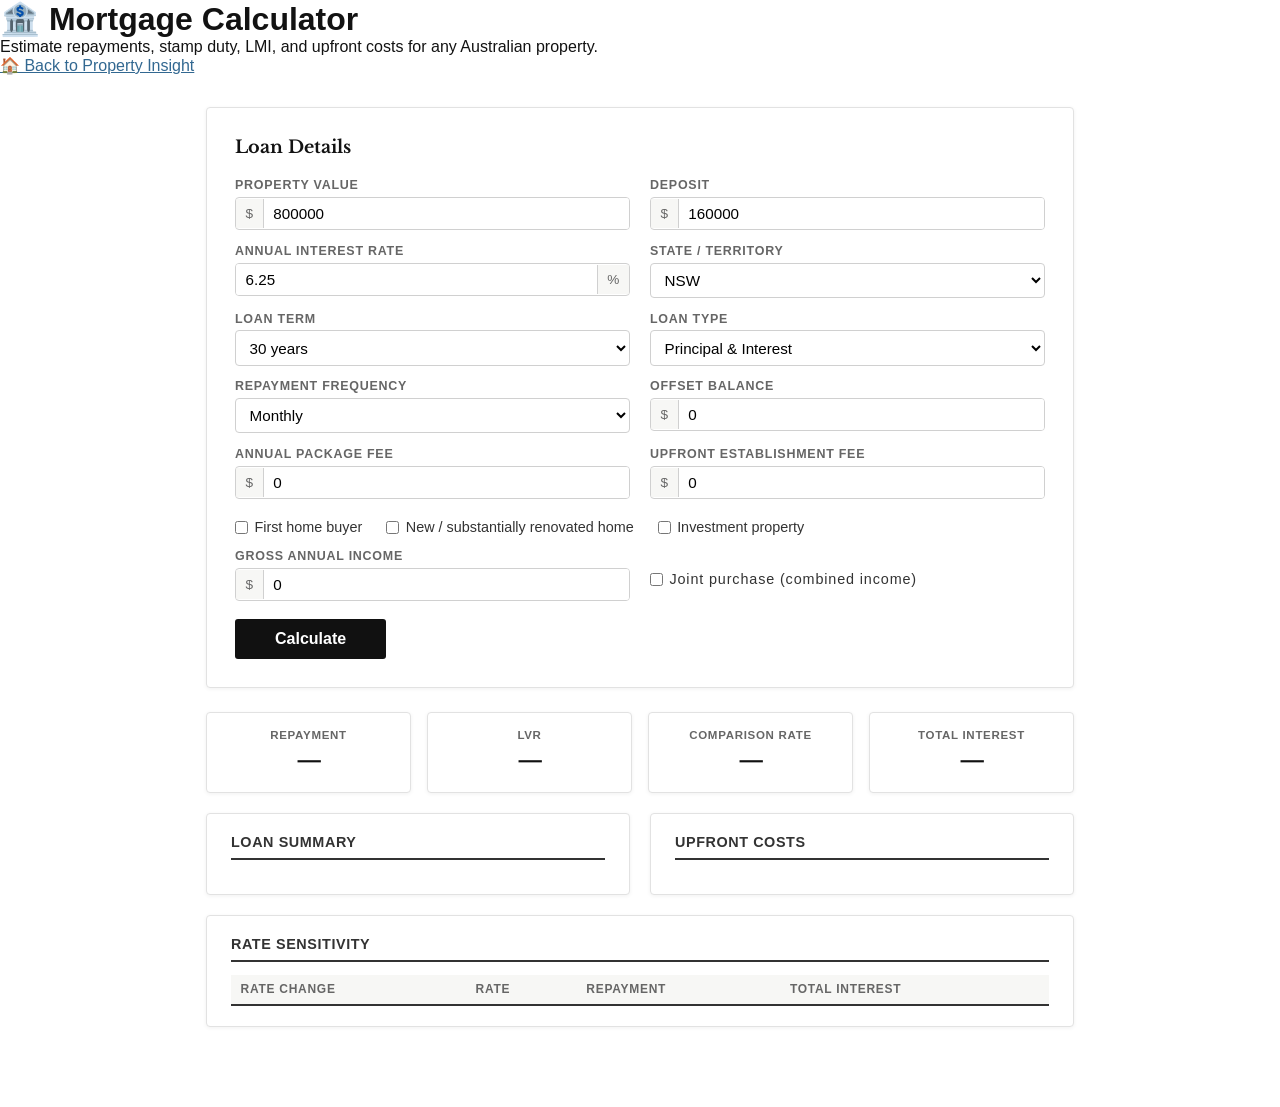
<file: templates/mortgage.html>
<!DOCTYPE html>
<html lang="en">
<head>
  <meta charset="UTF-8"/>
  <meta name="viewport" content="width=device-width, initial-scale=1.0"/>
  <title>Mortgage Calculator</title>
  <link rel="stylesheet" href="/static/css/style.css"/>
  <link rel="stylesheet" href="/static/css/mortgage.css"/>
</head>
<body>
  <header>
    <h1>🏦 Mortgage Calculator</h1>
    <p>Estimate repayments, stamp duty, LMI, and upfront costs for any Australian property.</p>
    <nav class="header-nav">
      <a href="/">🏠 Back to Property Insight</a>
    </nav>
  </header>

  <div class="mc-page">

    <div class="mc-form-card">
      <h2 class="mc-section-title">Loan Details</h2>

      <div class="mc-grid">
        <div class="mc-group">
          <label>Property Value</label>
          <div class="mc-input-wrap"><span class="mc-prefix">$</span><input type="number" id="mcPropertyValue" value="800000" min="1"/></div>
        </div>
        <div class="mc-group">
          <label>Deposit</label>
          <div class="mc-input-wrap"><span class="mc-prefix">$</span><input type="number" id="mcDeposit" value="160000" min="1"/></div>
        </div>
        <div class="mc-group">
          <label>Annual Interest Rate</label>
          <div class="mc-input-wrap"><input type="number" id="mcRate" value="6.25" min="0.01" max="30" step="0.01"/><span class="mc-suffix">%</span></div>
        </div>
        <div class="mc-group">
          <label>State / Territory</label>
          <select id="mcState">
            <option>NSW</option><option>VIC</option><option>QLD</option>
            <option>SA</option><option>WA</option><option>TAS</option>
            <option>ACT</option><option>NT</option>
          </select>
        </div>
        <div class="mc-group">
          <label>Loan Term</label>
          <select id="mcTerm">
            <option value="30">30 years</option>
            <option value="25">25 years</option>
            <option value="20">20 years</option>
            <option value="15">15 years</option>
            <option value="10">10 years</option>
          </select>
        </div>
        <div class="mc-group">
          <label>Loan Type</label>
          <select id="mcLoanType">
            <option value="P&I">Principal &amp; Interest</option>
            <option value="IO">Interest Only</option>
          </select>
        </div>
        <div class="mc-group">
          <label>Repayment Frequency</label>
          <select id="mcFreq">
            <option value="monthly">Monthly</option>
            <option value="fortnightly">Fortnightly</option>
            <option value="weekly">Weekly</option>
          </select>
        </div>
        <div class="mc-group">
          <label>Offset Balance</label>
          <div class="mc-input-wrap"><span class="mc-prefix">$</span><input type="number" id="mcOffset" value="0" min="0"/></div>
        </div>
        <div class="mc-group">
          <label>Annual Package Fee</label>
          <div class="mc-input-wrap"><span class="mc-prefix">$</span><input type="number" id="mcAnnualFee" value="0" min="0"/></div>
        </div>
        <div class="mc-group">
          <label>Upfront Establishment Fee</label>
          <div class="mc-input-wrap"><span class="mc-prefix">$</span><input type="number" id="mcUpfrontFee" value="0" min="0"/></div>
        </div>
      </div>

      <div class="mc-checks">
        <label><input type="checkbox" id="mcFHB"> First home buyer</label>
        <label><input type="checkbox" id="mcNewHome"> New / substantially renovated home</label>
        <label><input type="checkbox" id="mcInvestment"> Investment property</label>
      </div>

      <div id="mcFHBExtra" class="mc-grid mc-fhb-extra" hidden>
        <div class="mc-group">
          <label>Gross Annual Income</label>
          <div class="mc-input-wrap"><span class="mc-prefix">$</span><input type="number" id="mcIncome" value="0" min="0"/></div>
        </div>
        <div class="mc-group mc-group--check">
          <label><input type="checkbox" id="mcCouple"> Joint purchase (combined income)</label>
        </div>
      </div>

      <button type="button" onclick="calcMortgage()" class="mc-submit-btn">Calculate</button>
    </div>

    <div id="mcResults" class="mc-results" hidden>

      <div class="mc-results-grid">
        <div class="mc-highlight-card">
          <div class="mc-highlight__label">Repayment</div>
          <div class="mc-highlight__value" id="resRepayment">—</div>
          <div class="mc-highlight__sub" id="resRepaymentSub"></div>
        </div>
        <div class="mc-highlight-card">
          <div class="mc-highlight__label">LVR</div>
          <div class="mc-highlight__value" id="resLVR">—</div>
        </div>
        <div class="mc-highlight-card">
          <div class="mc-highlight__label">Comparison Rate</div>
          <div class="mc-highlight__value" id="resCompRate">—</div>
        </div>
        <div class="mc-highlight-card">
          <div class="mc-highlight__label">Total Interest</div>
          <div class="mc-highlight__value" id="resTotalInterest">—</div>
        </div>
      </div>

      <div class="mc-results-row">
        <div class="mc-table-card">
          <h3>Loan Summary</h3>
          <table>
            <tbody id="resLoanTable"></tbody>
          </table>
        </div>
        <div class="mc-table-card">
          <h3>Upfront Costs</h3>
          <table>
            <tbody id="resUpfrontTable"></tbody>
          </table>
        </div>
      </div>

      <div class="mc-table-card" id="resFHBSection" hidden>
        <h3>First Home Buyer Assistance</h3>
        <table>
          <tbody id="resFHBTable"></tbody>
        </table>
      </div>

      <div class="mc-table-card">
        <h3>Rate Sensitivity</h3>
        <table>
          <thead>
            <tr><th>Rate Change</th><th>Rate</th><th>Repayment</th><th>Total Interest</th></tr>
          </thead>
          <tbody id="resSensitivityTable"></tbody>
        </table>
      </div>

    </div>

    <div id="mcError" class="mc-error" hidden></div>

  </div>

  <script src="/static/js/mortgage.js"></script>
</body>
</html>
</file>
<file: static/css/style.css>
@import url('https://fonts.googleapis.com/css2?family=Libre+Baskerville:ital,wght@0,400;0,700;1,400&display=swap');

*, *::before, *::after { box-sizing: border-box; margin: 0; padding: 0; }

body {
  font-family: -apple-system, BlinkMacSystemFont, "Helvetica Neue", "Arial", sans-serif;
  background: #ffffff;
  color: #121212;
  min-height: 100vh;
}

/* Hero */
.hero {
  position: relative;
  min-height: 320px;
  background-image: url('/static/images/hero-bg.jpg');
  background-size: cover;
  background-position: center 60%;
  display: flex;
  flex-direction: column;
  transition: min-height .4s ease;
}
.hero--full {
  min-height: 100vh;
}
.hero__overlay {
  position: absolute;
  inset: 0;
  background: linear-gradient(to bottom, rgba(0,0,0,.55) 0%, rgba(0,0,0,.45) 60%, rgba(0,0,0,.6) 100%);
}
.hero__inner {
  position: relative;
  z-index: 1;
  display: flex;
  flex-direction: column;
  flex: 1;
  padding: .75rem 2rem 2rem;
  max-width: 900px;
  margin: 0 auto;
  width: 100%;
}
.hero__topbar {
  display: flex;
  align-items: center;
  justify-content: space-between;
  margin-bottom: 1.25rem;
}
.hero__brand {
  font-family: "Libre Baskerville", Georgia, "Times New Roman", serif;
  font-size: 1.3rem;
  font-weight: 700;
  color: #fff;
  letter-spacing: -.01em;
}
.hero__api-link {
  color: #fff;
  font-size: .85rem;
  font-weight: 600;
  text-decoration: none;
  background: rgba(255,255,255,.1);
  border: 1.5px solid rgba(255,255,255,.35);
  padding: .4rem 1rem;
  border-radius: 3px;
  transition: background .15s, border-color .15s;
}
.hero__api-link:hover { background: rgba(255,255,255,.2); border-color: rgba(255,255,255,.65); }
.hero__center { text-align: center; }
.hero__title {
  font-family: "Libre Baskerville", Georgia, "Times New Roman", serif;
  font-size: 2.6rem;
  font-weight: 700;
  color: #fff;
  letter-spacing: -.02em;
  margin-bottom: .6rem;
  text-shadow: 0 2px 12px rgba(0,0,0,.4);
}
.hero__sub {
  color: rgba(255,255,255,.8);
  font-size: 1.05rem;
  margin-bottom: 2rem;
  text-shadow: 0 1px 6px rgba(0,0,0,.35);
}
.hero__search-box {
  background: #fff;
  border-radius: 4px;
  box-shadow: 0 8px 32px rgba(0,0,0,.3);
  text-align: left;
  overflow: visible;
}
.hero__search-wrap {
  position: relative;
  padding: 1rem;
}
.hero__input-row {
  display: flex;
  gap: 0;
}
.hero__input-row #searchInput {
  flex: 1;
  min-width: 0;
  padding: .85rem 1.1rem;
  font-size: 1.05rem;
  border: 2px solid #d0d0d0;
  border-right: none;
  border-radius: 4px 0 0 4px;
  outline: none;
  transition: border-color .2s;
}
.hero__input-row #searchInput:focus { border-color: #111111; }
.hero__search-btn {
  padding: 0 1.5rem;
  background: #111111;
  color: #fff;
  font-size: 1rem;
  font-weight: 600;
  border: 2px solid #111111;
  border-radius: 0 4px 4px 0;
  cursor: pointer;
  white-space: nowrap;
  transition: background .15s;
}
.hero__search-btn:hover { background: #333333; border-color: #333333; }

@media (max-width: 700px) {
  .hero__title { font-size: 1.8rem; }
  .hero__inner { padding: 1rem 1rem 2.5rem; }
  .hero__topbar { margin-bottom: 2rem; }
}

.main-content {
  max-width: 960px;
  margin: 0 auto;
  padding: 2rem 1rem;
}

/* Sidebars */
.sidebar {
  width: 260px;
  flex-shrink: 0;
  display: flex;
  flex-direction: column;
  gap: 1.25rem;
  position: sticky;
  top: 1.5rem;
}

/* News feed */
.news-feed {
  background: #fff;
  border-radius: 4px;
  box-shadow: 0 1px 4px rgba(0,0,0,.06);
  border: 1px solid #e2e2e2;
  overflow: hidden;
}

.news-feed__title {
  font-size: .78rem;
  font-weight: 700;
  text-transform: uppercase;
  letter-spacing: .08em;
  color: #333333;
  padding: .75rem 1rem;
  border-bottom: 3px solid #111111;
  background: #f7f7f5;
}

.news-item {
  display: flex;
  flex-direction: column;
  gap: .25rem;
  padding: .75rem 1rem;
  border-bottom: 1px solid #ededed;
}
.news-item:last-child { border-bottom: none; }
.news-item:hover { background: #f7f7f5; }

.news-item__tag {
  font-size: .68rem;
  font-weight: 700;
  text-transform: uppercase;
  letter-spacing: .06em;
  color: #666666;
}

.news-item__headline {
  font-size: .83rem;
  font-weight: 500;
  color: #121212;
  text-decoration: none;
  line-height: 1.45;
  font-family: "Libre Baskerville", Georgia, serif;
}
.news-item__headline:hover { color: #326891; }

.news-item__meta {
  font-size: .72rem;
  color: #999999;
}

.ad-slot {
  background: #fff;
  border-radius: 4px;
  box-shadow: 0 1px 4px rgba(0,0,0,.06);
  border: 1px solid #e2e2e2;
  overflow: hidden;
}

.ad-label {
  display: block;
  font-size: .7rem;
  text-transform: uppercase;
  letter-spacing: .06em;
  color: #999999;
  padding: .4rem .75rem;
  border-bottom: 1px solid #ededed;
}

.ad-placeholder {
  width: 300px;
  height: 250px;
  background: #f7f7f5;
  display: flex;
  flex-direction: column;
  align-items: center;
  justify-content: center;
  color: #999999;
  border: 2px dashed #d0d0d0;
}

.ad-placeholder.ad-tall { height: 600px; }

.ad-placeholder p { font-size: 1rem; font-weight: 500; }
.ad-size { font-size: .8rem !important; margin-top: .25rem; font-weight: 400 !important; }

/* Demo ads */
.demo-ad {
  padding: 1.25rem 1rem 1rem;
  display: flex;
  flex-direction: column;
  align-items: center;
  text-align: center;
  gap: .6rem;
  min-height: 250px;
}
.demo-ad--tall { min-height: 600px; justify-content: center; }

.demo-ad--mortgage { background: linear-gradient(160deg, #f7f7f5 0%, #fff 100%); }
.demo-ad--buyers-agent { background: linear-gradient(160deg, #f0f4f8 0%, #fff 100%); }

.demo-ad__logo { font-size: 2rem; }
.demo-ad__brand { font-weight: 700; font-size: 1rem; color: #121212; font-family: "Libre Baskerville", Georgia, serif; }
.demo-ad__tagline { font-size: .85rem; color: #555555; font-style: italic; }
.demo-ad__body { font-size: .82rem; color: #555555; line-height: 1.55; text-align: left; }

.demo-ad__points {
  list-style: none;
  text-align: left;
  width: 100%;
  font-size: .82rem;
  color: #333333;
  display: flex;
  flex-direction: column;
  gap: .25rem;
}

.demo-ad__stat {
  display: flex;
  flex-direction: column;
  align-items: center;
  margin: .25rem 0;
}
.demo-ad__stat-num   { font-size: 1.6rem; font-weight: 700; color: #111111; font-family: "Libre Baskerville", Georgia, serif; }
.demo-ad__stat-label { font-size: .75rem; color: #666666; text-transform: uppercase; letter-spacing: .06em; }

.demo-ad__cta {
  display: inline-block;
  background: #111111;
  color: #fff;
  padding: .55rem 1.1rem;
  border-radius: 3px;
  font-size: .88rem;
  font-weight: 600;
  text-decoration: none;
  margin-top: .25rem;
}
.demo-ad__cta:hover { background: #333333; color: #fff; }

.demo-ad__disclaimer { font-size: .68rem; color: #999999; margin-top: .25rem; }

/* Mini mortgage calculator widget */
.mini-calc {
  padding: .9rem .9rem 1rem;
  display: flex;
  flex-direction: column;
  gap: .6rem;
}

.mini-calc__group {
  display: flex;
  flex-direction: column;
  gap: .2rem;
}

.mini-calc__group label {
  font-size: .72rem;
  font-weight: 700;
  text-transform: uppercase;
  letter-spacing: .06em;
  color: #666666;
}

.mini-calc__input-wrap {
  display: flex;
  align-items: center;
  border: 1.5px solid #d0d0d0;
  border-radius: 3px;
  overflow: hidden;
  background: #fff;
}

.mini-calc__input-wrap input {
  flex: 1;
  min-width: 0;
  padding: .4rem .5rem;
  font-size: .88rem;
  border: none;
  outline: none;
  background: transparent;
}

.mini-calc__prefix,
.mini-calc__suffix {
  padding: .4rem .5rem;
  font-size: .82rem;
  color: #666;
  background: #f5f5f3;
  border-right: 1.5px solid #d0d0d0;
  white-space: nowrap;
}

.mini-calc__suffix {
  border-right: none;
  border-left: 1.5px solid #d0d0d0;
}

.mini-calc__group select {
  padding: .4rem .5rem;
  font-size: .88rem;
  border: 1.5px solid #d0d0d0;
  border-radius: 3px;
  background: #fff;
  outline: none;
  width: 100%;
}

.mini-calc__btn {
  margin-top: .2rem;
  padding: .55rem .75rem;
  background: #121212;
  color: #fff;
  font-size: .88rem;
  font-weight: 600;
  border: none;
  border-radius: 3px;
  cursor: pointer;
  transition: background .15s;
}

.mini-calc__btn:hover { background: #333333; }
.mini-calc__btn:disabled { background: #888; cursor: default; }

.mini-calc__result {
  background: #f7f7f5;
  border: 1px solid #e2e2e2;
  border-radius: 3px;
  padding: .65rem .75rem;
  text-align: center;
}

.mini-calc__result__label {
  font-size: .72rem;
  font-weight: 700;
  text-transform: uppercase;
  letter-spacing: .06em;
  color: #666;
  margin-bottom: .15rem;
}

.mini-calc__result__value {
  font-size: 1.3rem;
  font-weight: 700;
  color: #121212;
  font-family: "Libre Baskerville", Georgia, serif;
}

.mini-calc__result__sub {
  font-size: .75rem;
  color: #555;
  margin-top: .2rem;
}

.mini-calc__error {
  font-size: .8rem;
  color: #c0392b;
  background: #fdf3f3;
  border: 1px solid #f5c6c6;
  border-radius: 3px;
  padding: .45rem .65rem;
}

.mini-calc__link {
  font-size: .78rem;
  color: #326891;
  text-align: center;
  text-decoration: none;
  margin-top: .1rem;
}

.mini-calc__link:hover { text-decoration: underline; }

/* CRM card */
.crm-card__body {
  padding: 1.1rem 1rem 1.2rem;
  display: flex;
  flex-direction: column;
  align-items: center;
  gap: .45rem;
  text-align: center;
}

.crm-card__icon { font-size: 1.8rem; }

.crm-card__title {
  font-size: .95rem;
  font-weight: 700;
  color: #121212;
  font-family: "Libre Baskerville", Georgia, serif;
}

.crm-card__tagline {
  font-size: .8rem;
  color: #555555;
  font-style: italic;
  line-height: 1.45;
}

.crm-card__link {
  display: inline-block;
  margin-top: .35rem;
  padding: .5rem 1rem;
  background: #121212;
  color: #fff;
  font-size: .82rem;
  font-weight: 600;
  border-radius: 3px;
  text-decoration: none;
  transition: background .15s;
}

.crm-card__link:hover { background: #333333; }

/* Collapse sidebars on small screens */
@media (max-width: 1100px) {
  .sidebar--left { display: none; }
}
@media (max-width: 900px) {
  .page-layout { flex-direction: column; }
  .sidebar { width: 100%; position: static; }
  .ad-placeholder { width: 100%; }
}

/* User-type tabs (inside hero search box) */
.user-tabs {
  display: flex;
  gap: 0;
  border-bottom: 1px solid #e2e2e2;
  overflow-x: auto;
  border-radius: 4px 4px 0 0;
}
.user-tab {
  padding: .65rem 1.2rem;
  font-size: .82rem;
  font-weight: 600;
  letter-spacing: .02em;
  background: transparent;
  border: none;
  border-bottom: 3px solid transparent;
  cursor: pointer;
  color: #555555;
  white-space: nowrap;
  transition: color .15s, border-color .15s;
  flex-shrink: 0;
}
.user-tab:hover  { color: #111111; }
.user-tab.active { color: #111111; border-bottom-color: #111111; }

.suggestions {
  position: absolute;
  top: calc(100% + 4px);
  left: 0; right: 0;
  background: #fff;
  border: 1px solid #d0d0d0;
  border-radius: 4px;
  box-shadow: 0 8px 24px rgba(0,0,0,.1);
  z-index: 100;
  list-style: none;
  max-height: 260px;
  overflow-y: auto;
}
.suggestions li {
  padding: .65rem 1rem;
  cursor: pointer;
  font-size: .95rem;
  border-bottom: 1px solid #ededed;
}
.suggestions li:last-child { border-bottom: none; }
.suggestions li:hover { background: #f7f7f5; }

/* Address header */
.address-header {
  background: #fff;
  border-radius: 4px;
  padding: 1.25rem 1.5rem;
  box-shadow: 0 1px 4px rgba(0,0,0,.06);
  border: 1px solid #e2e2e2;
  margin-bottom: 1.25rem;
}
.address-header h2 { font-size: 1.25rem; margin-bottom: .75rem; font-family: "Libre Baskerville", Georgia, "Times New Roman", serif; }
.metrics { display: flex; gap: 1rem; flex-wrap: wrap; }
.metric {
  background: #f7f7f5;
  border: 1px solid #e2e2e2;
  border-radius: 4px;
  padding: .6rem 1rem;
  min-width: 120px;
}
.metric .label { font-size: .75rem; color: #666666; text-transform: uppercase; letter-spacing: .06em; }
.metric .value { font-size: 1.1rem; font-weight: 600; color: #121212; margin-top: 2px; }

/* Tabs */
.tabs {
  display: flex;
  gap: .5rem;
  flex-wrap: wrap;
  margin-bottom: 1rem;
}
.tab-btn {
  padding: .3rem .65rem;
  border: 1.5px solid #d0d0d0;
  border-radius: 3px;
  background: #fff;
  cursor: pointer;
  font-size: .78rem;
  font-weight: 500;
  transition: all .15s;
  color: #555555;
}
.tab-btn:hover  { border-color: #111111; color: #111111; }
.tab-btn.active { border-color: #111111; background: #111111; color: #fff; }

/* Panels */
.tab-panel { display: none; }
.tab-panel.active { display: block; }

.panel-card {
  background: #fff;
  border-radius: 4px;
  padding: 1.5rem;
  box-shadow: 0 1px 4px rgba(0,0,0,.06);
  border: 1px solid #e2e2e2;
}

/* Radius row */
.radius-row {
  display: flex;
  align-items: center;
  gap: 1rem;
  margin-bottom: 1rem;
  background: #fff;
  padding: .75rem 1rem;
  border-radius: 4px;
  box-shadow: 0 1px 4px rgba(0,0,0,.05);
  border: 1px solid #e2e2e2;
  flex-wrap: wrap;
}
.radius-row input[type=range] { flex: 1; min-width: 150px; accent-color: #111111; }
.radius-row button {
  padding: .4rem .9rem;
  border: none;
  border-radius: 3px;
  background: #111111;
  color: #fff;
  cursor: pointer;
  font-size: .9rem;
  font-weight: 500;
}
.radius-row button:hover { background: #333333; }

/* Filter row (transport/school type checkboxes) */
.filter-row {
  display: flex;
  flex-wrap: wrap;
  align-items: center;
  gap: .5rem 1rem;
  padding: .5rem 1rem;
  background: #f7f7f5;
  border: 1px solid #e2e2e2;
  border-radius: 4px;
  margin-bottom: .75rem;
  font-size: .875rem;
}
.filter-label { color: #444; font-weight: 600; }
.filter-row label { display: flex; align-items: center; gap: .3rem; cursor: pointer; color: #333; }
.filter-row input[type=checkbox] { accent-color: #111111; }

/* Table */
table { width: 100%; border-collapse: collapse; font-size: .9rem; }
th {
  text-align: left;
  padding: .6rem .75rem;
  background: #f7f7f5;
  border-bottom: 2px solid #333333;
  font-size: .78rem;
  text-transform: uppercase;
  letter-spacing: .06em;
  color: #555555;
}
td { padding: .6rem .75rem; border-bottom: 1px solid #ededed; }
tr:last-child td { border-bottom: none; }
tr:hover td { background: #f7f7f5; }

/* AI / Market Insights */
.ai-title {
  font-size: 1.1rem;
  font-weight: 700;
  color: #111;
  margin-bottom: 1.25rem;
  padding-bottom: .75rem;
  border-bottom: 2px solid #e8e8e8;
}
.ai-body { line-height: 1.8; font-size: .97rem; color: #222; }
.ai-heading { color: #111; font-weight: 700; margin: 1.4rem 0 .4rem; }
.ai-heading--1 { font-size: 1.1rem; }
.ai-heading--2 { font-size: 1rem; letter-spacing: .01em; text-transform: uppercase; color: #444; font-weight: 600; }
.ai-heading--3 { font-size: .95rem; font-weight: 600; color: #555; }
.ai-heading:first-child { margin-top: 0; }
.ai-para { margin-bottom: .9rem; }
.ai-para:last-child { margin-bottom: 0; }
.ai-list {
  margin: .5rem 0 .9rem 0;
  padding-left: 1.4rem;
  list-style: none;
}
.ai-list li {
  position: relative;
  padding-left: .6rem;
  margin-bottom: .45rem;
  color: #333;
}
.ai-list li::before {
  content: "▸";
  position: absolute;
  left: -1rem;
  color: #888;
  font-size: .8rem;
  top: .05em;
}

/* Utilities */
.loading { color: #666666; font-style: italic; padding: 1rem 0; }
.error   { color: #c53030; padding: 1rem 0; }
.empty   { color: #666666; padding: 1rem 0; }
a { color: #326891; }

/* Title registry link */
.title-registry-link {
  display: flex; align-items: center; justify-content: space-between;
  flex-wrap: wrap; gap: .75rem;
  background: #f7f7f5; border: 1px solid #e2e2e2; border-radius: 4px;
  padding: .75rem 1rem; margin-bottom: 1.25rem;
}
.title-cad-row { display: flex; align-items: center; gap: .5rem; }
.title-cad-id { font-size: .9rem; color: #333333; }
.title-hint { font-size: .8rem; color: #555555; margin: -.5rem 0 1rem; }
.btn-copy {
  background: #e2e2e2; border: none; border-radius: 3px;
  padding: .25rem .6rem; font-size: .8rem; cursor: pointer; color: #333333;
}
.btn-copy:hover { background: #d0d0d0; }
.btn-registry {
  display: inline-block; background: #111111; color: #fff;
  padding: .5rem 1rem; border-radius: 3px; font-size: .9rem;
  text-decoration: none; white-space: nowrap;
}
.btn-registry:hover { background: #333333; color: #fff; }

/* JSON renderer */
.json-table { width: 100%; border-collapse: collapse; }
.json-table td { padding: .35rem .6rem; vertical-align: top; border-bottom: 1px solid #ededed; font-size: .9rem; }
.json-key { font-weight: 600; color: #333333; white-space: nowrap; width: 35%; }
.json-array { margin: 0; padding-left: 1.2rem; }
.json-array li { padding: .2rem 0; font-size: .9rem; }
.json-str  { color: #276749; }
.json-num  { color: #326891; }
.json-bool { color: #b7791f; }
.json-null, .json-empty { color: #999999; font-style: italic; }

/* Bushfire risk table */
.bf-label { font-weight: 600; color: #555555; padding: .3rem 1rem .3rem 1rem; white-space: nowrap; vertical-align: top; width: 7rem; }
.bf-value  { color: #121212; padding: .3rem .5rem; }
</file>
<file: static/css/developers.css>
/* ── Developer Portal ────────────────────────────────────────────── */

/* Header */
.dev-header {
  background: #111111;
  color: #fff;
  padding: 2rem 2rem 1.75rem;
  border-bottom: 1px solid #333333;
}
.dev-header__inner {
  max-width: 1200px;
  margin: 0 auto;
  display: flex;
  align-items: flex-end;
  justify-content: space-between;
  flex-wrap: wrap;
  gap: 1rem;
}
.dev-header__home {
  display: inline-block;
  color: #fff;
  font-size: .88rem;
  font-weight: 600;
  text-decoration: none;
  background: rgba(255,255,255,.08);
  border: 1.5px solid rgba(255,255,255,.3);
  padding: .4rem 1rem;
  border-radius: 3px;
  margin-bottom: .75rem;
  transition: background .15s, border-color .15s;
}
.dev-header__home:hover { background: rgba(255,255,255,.18); border-color: rgba(255,255,255,.6); color: #fff; }
.dev-header__title { font-size: 1.75rem; font-weight: 700; margin-bottom: .25rem; font-family: "Libre Baskerville", Georgia, "Times New Roman", serif; }
.dev-header__sub   { font-size: .95rem; opacity: .7; }

.dev-header__badges { display: flex; gap: .5rem; align-items: center; }
.badge {
  font-size: .72rem;
  font-weight: 700;
  padding: .25rem .65rem;
  border-radius: 3px;
  text-transform: uppercase;
  letter-spacing: .06em;
}
.badge--green { background: #22543d; color: #9ae6b4; }
.badge--blue  { background: #1a365d; color: #bfdbfe; }
.badge--grey  { background: #2d3748; color: #cbd5e0; }

/* Layout */
.dev-layout {
  display: flex;
  align-items: flex-start;
  max-width: 1200px;
  margin: 0 auto;
  padding: 2rem 1rem;
  gap: 2rem;
}

/* Left nav */
.dev-nav {
  width: 200px;
  flex-shrink: 0;
  position: sticky;
  top: 1.5rem;
}
.dev-nav ul {
  list-style: none;
  display: flex;
  flex-direction: column;
  gap: .1rem;
}
.dev-nav__section {
  font-size: .7rem;
  font-weight: 700;
  text-transform: uppercase;
  letter-spacing: .08em;
  color: #999999;
  padding: .75rem 0 .3rem .75rem;
  margin-top: .25rem;
}
.dev-nav a {
  display: block;
  padding: .35rem .75rem;
  font-size: .85rem;
  color: #555555;
  text-decoration: none;
  border-radius: 3px;
  border-left: 2px solid transparent;
}
.dev-nav a:hover {
  background: #f7f7f5;
  color: #111111;
  border-left-color: #111111;
}

/* Main content */
.dev-content {
  flex: 1;
  min-width: 0;
  display: flex;
  flex-direction: column;
  gap: .25rem;
}

/* Sections */
.doc-section {
  background: #fff;
  border-radius: 4px;
  box-shadow: 0 1px 4px rgba(0,0,0,.06);
  border: 1px solid #e2e2e2;
  padding: 1.75rem 2rem;
  margin-bottom: 1.25rem;
  scroll-margin-top: 1.5rem;
}
.doc-section h2 {
  font-size: 1.25rem;
  font-weight: 700;
  color: #121212;
  margin-bottom: 1rem;
  padding-bottom: .6rem;
  border-bottom: 2px solid #111111;
  font-family: "Libre Baskerville", Georgia, "Times New Roman", serif;
}
.doc-section h3 {
  font-size: .8rem;
  font-weight: 700;
  text-transform: uppercase;
  letter-spacing: .06em;
  color: #666666;
  margin: 1.25rem 0 .6rem;
}
.doc-section p { font-size: .93rem; color: #444444; line-height: 1.65; margin-bottom: .5rem; }
.doc-section ul { padding-left: 1.25rem; font-size: .93rem; color: #444444; line-height: 1.8; }
.doc-section a { color: #326891; }

/* Endpoint header pill */
.endpoint-header {
  display: flex;
  align-items: center;
  gap: .75rem;
  margin-bottom: 1rem;
}
.method {
  font-size: .8rem;
  font-weight: 700;
  padding: .3rem .75rem;
  border-radius: 3px;
  text-transform: uppercase;
  letter-spacing: .06em;
}
.method--get  { background: #c6f6d5; color: #22543d; }
.method--post { background: #e8edf3; color: #1a365d; }
.endpoint-path {
  font-family: "SFMono-Regular", Consolas, "Liberation Mono", Menlo, monospace;
  font-size: 1rem;
  font-weight: 600;
  color: #121212;
}

/* Code blocks */
.code-block {
  background: #1a1a1a;
  border-radius: 4px;
  overflow: hidden;
  margin: .75rem 0;
}
.code-block__label {
  font-size: .7rem;
  font-weight: 700;
  text-transform: uppercase;
  letter-spacing: .08em;
  color: #999999;
  background: #2a2a2a;
  padding: .35rem .9rem;
}
.code-block pre {
  margin: 0;
  padding: 1rem 1.1rem;
  color: #e8e8e8;
  font-size: .83rem;
  font-family: "SFMono-Regular", Consolas, "Liberation Mono", Menlo, monospace;
  line-height: 1.6;
  overflow-x: auto;
  white-space: pre;
}

/* Inline code */
code {
  background: #f0f0f0;
  color: #333333;
  padding: .1em .35em;
  border-radius: 3px;
  font-size: .85em;
  font-family: "SFMono-Regular", Consolas, "Liberation Mono", Menlo, monospace;
}
.code-block pre code { background: none; color: inherit; padding: 0; font-size: inherit; }

/* Tables */
.doc-table {
  width: 100%;
  border-collapse: collapse;
  font-size: .88rem;
  margin: .5rem 0;
}
.doc-table th {
  text-align: left;
  padding: .55rem .75rem;
  background: #f7f7f5;
  border-bottom: 2px solid #333333;
  font-size: .76rem;
  text-transform: uppercase;
  letter-spacing: .06em;
  color: #555555;
  font-weight: 700;
}
.doc-table td {
  padding: .55rem .75rem;
  border-bottom: 1px solid #ededed;
  color: #444444;
  vertical-align: top;
}
.doc-table tr:last-child td { border-bottom: none; }
.doc-table tr:hover td { background: #f7f7f5; }

/* Info boxes */
.info-box {
  background: #f7f7f5;
  border: 1px solid #e2e2e2;
  border-radius: 4px;
  padding: .75rem 1rem;
  font-size: .88rem;
  color: #444444;
  margin: .75rem 0;
}
.info-box--warning {
  background: #fffbeb;
  border-color: #fcd34d;
  color: #78350f;
}

/* Responsive */
@media (max-width: 768px) {
  .dev-nav { display: none; }
  .doc-section { padding: 1.25rem 1rem; }
}
</file>
<file: static/css/mortgage.css>
/* ── Mortgage Calculator page ─────────────────────────────────────────────── */

.mc-page {
  max-width: 900px;
  margin: 2rem auto;
  padding: 0 1rem 3rem;
  display: flex;
  flex-direction: column;
  gap: 1.5rem;
}

.mc-form-card {
  background: #fff;
  border-radius: 4px;
  padding: 1.75rem;
  box-shadow: 0 1px 4px rgba(0,0,0,.06);
  border: 1px solid #e2e2e2;
}

.mc-section-title {
  font-size: 1.1rem;
  font-weight: 700;
  color: #121212;
  margin-bottom: 1.25rem;
  font-family: "Libre Baskerville", Georgia, serif;
}

/* 2-column input grid */
.mc-grid {
  display: grid;
  grid-template-columns: 1fr 1fr;
  gap: .85rem 1.25rem;
  margin-bottom: 1.25rem;
}
@media (max-width: 600px) { .mc-grid { grid-template-columns: 1fr; } }

.mc-group label {
  display: block;
  font-size: .78rem;
  font-weight: 700;
  color: #666666;
  text-transform: uppercase;
  letter-spacing: .06em;
  margin-bottom: .3rem;
}
.mc-group--check label {
  text-transform: none;
  font-size: .9rem;
  font-weight: 500;
  color: #333333;
  display: flex;
  align-items: center;
  gap: .4rem;
  cursor: pointer;
  padding-top: 1.4rem; /* align with sibling inputs */
}

.mc-input-wrap {
  display: flex;
  align-items: center;
  border: 1.5px solid #d0d0d0;
  border-radius: 4px;
  overflow: hidden;
}
.mc-input-wrap:focus-within { border-color: #111111; }
.mc-input-wrap input {
  flex: 1;
  border: none;
  outline: none;
  padding: .45rem .6rem;
  font-size: .95rem;
  width: 0;
  min-width: 0;
}
.mc-prefix, .mc-suffix {
  padding: .45rem .6rem;
  font-size: .85rem;
  color: #666666;
  background: #f7f7f5;
  white-space: nowrap;
}
.mc-prefix { border-right: 1.5px solid #d0d0d0; }
.mc-suffix  { border-left:  1.5px solid #d0d0d0; }

.mc-group select {
  width: 100%;
  padding: .45rem .6rem;
  border: 1.5px solid #d0d0d0;
  border-radius: 4px;
  font-size: .95rem;
  background: #fff;
}
.mc-group select:focus { outline: none; border-color: #111111; }

/* Checkboxes row */
.mc-checks {
  display: flex;
  flex-wrap: wrap;
  gap: .5rem 1.5rem;
  margin-bottom: 1.1rem;
}
.mc-checks label {
  display: flex;
  align-items: center;
  gap: .4rem;
  font-size: .9rem;
  color: #333333;
  cursor: pointer;
}
.mc-checks input[type=checkbox] { accent-color: #111111; }

/* FHB extra fields */
.mc-fhb-extra { margin-top: -.25rem; margin-bottom: 1.1rem; }

.mc-submit-btn {
  display: block;
  padding: .7rem 2.5rem;
  background: #111111;
  color: #fff;
  border: none;
  border-radius: 3px;
  font-size: 1rem;
  font-weight: 600;
  cursor: pointer;
  transition: background .15s;
}
.mc-submit-btn:hover    { background: #333333; }
.mc-submit-btn:disabled { background: #999999; cursor: not-allowed; }

/* Results */
.mc-results { display: flex; flex-direction: column; gap: 1.25rem; }

.mc-results-grid {
  display: grid;
  grid-template-columns: repeat(4, 1fr);
  gap: 1rem;
}
@media (max-width: 700px) { .mc-results-grid { grid-template-columns: 1fr 1fr; } }

.mc-highlight-card {
  background: #fff;
  border-radius: 4px;
  padding: 1rem 1.1rem;
  box-shadow: 0 1px 4px rgba(0,0,0,.06);
  border: 1px solid #e2e2e2;
  text-align: center;
}
.mc-highlight__label {
  font-size: .72rem;
  font-weight: 700;
  text-transform: uppercase;
  letter-spacing: .06em;
  color: #666666;
  margin-bottom: .4rem;
}
.mc-highlight__value {
  font-size: 1.45rem;
  font-weight: 700;
  color: #111111;
  line-height: 1.1;
  font-family: "Libre Baskerville", Georgia, serif;
}
.mc-highlight__sub {
  font-size: .75rem;
  color: #999999;
  margin-top: .2rem;
}

.mc-results-row {
  display: grid;
  grid-template-columns: 1fr 1fr;
  gap: 1.25rem;
}
@media (max-width: 640px) { .mc-results-row { grid-template-columns: 1fr; } }

.mc-table-card {
  background: #fff;
  border-radius: 4px;
  padding: 1.25rem 1.5rem;
  box-shadow: 0 1px 4px rgba(0,0,0,.06);
  border: 1px solid #e2e2e2;
}
.mc-table-card h3 {
  font-size: .9rem;
  font-weight: 700;
  color: #333333;
  margin-bottom: .85rem;
  padding-bottom: .5rem;
  border-bottom: 2px solid #333333;
  text-transform: uppercase;
  letter-spacing: .04em;
}
.mc-table-card table { width: 100%; border-collapse: collapse; font-size: .88rem; }
.mc-table-card th {
  text-align: left;
  padding: .45rem .6rem;
  background: #f7f7f5;
  font-size: .75rem;
  text-transform: uppercase;
  letter-spacing: .06em;
  color: #666666;
  border-bottom: 2px solid #333333;
}
.mc-td-label { color: #666666; padding: .38rem .6rem; width: 55%; border-bottom: 1px solid #ededed; }
.mc-td-val   { font-weight: 600; color: #121212; padding: .38rem .6rem; border-bottom: 1px solid #ededed; }
tr:last-child .mc-td-label,
tr:last-child .mc-td-val { border-bottom: none; }

.mc-row-current td { background: #f7f7f5; font-weight: 700; }

/* Error */
.mc-error {
  background: #fff5f5;
  border: 1px solid #feb2b2;
  color: #c53030;
  border-radius: 4px;
  padding: .85rem 1.1rem;
  font-size: .9rem;
}
</file>
